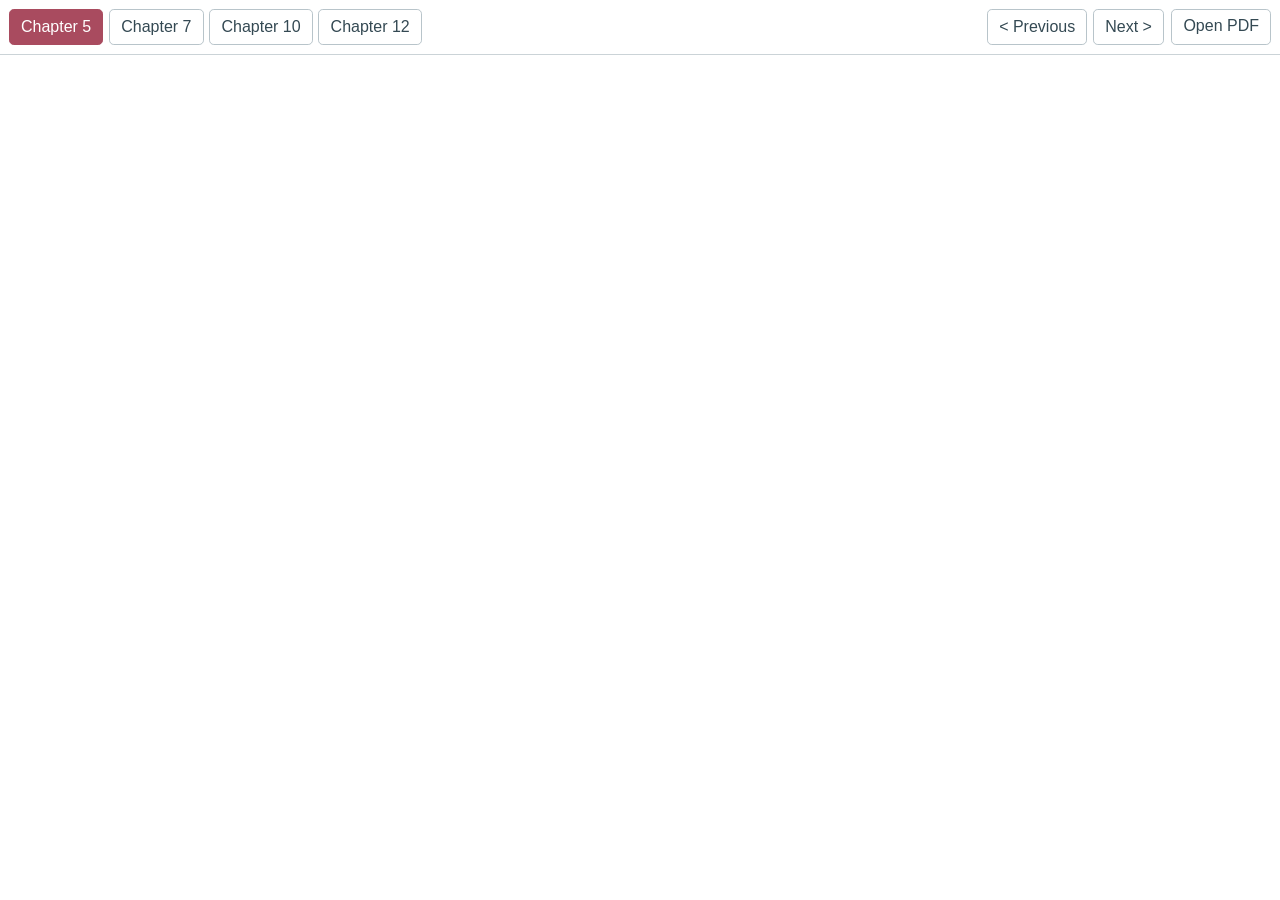
<file: reports/quantum-mechanics-exercises/index.html>
<!DOCTYPE html>
<html lang="en">
  <head>
    <meta charset="utf-8" />
    <meta name="viewport" content="width=device-width, initial-scale=1" />
    <title>Quantum Mechanics Exercises | Shankar</title>
    <style>
      :root { color-scheme: light; font-family: Arial, sans-serif; }
      * { box-sizing: border-box; }
      html, body { width: 100%; height: 100%; margin: 0; }
      body {
        display: grid;
        grid-template-rows: auto minmax(0, 1fr);
        min-height: 18rem;
        background: #eef1f3;
        color: #24323a;
      }
      .viewer-toolbar {
        display: flex;
        align-items: center;
        flex-wrap: wrap;
        gap: .45rem;
        padding: .55rem;
        border-bottom: 1px solid #cbd3d7;
        background: #fff;
      }
      .chapter-list {
        display: flex;
        flex: 1 1 16rem;
        flex-wrap: wrap;
        gap: .35rem;
      }
      button, .open-chapter {
        min-height: 2.25rem;
        padding: .45rem .7rem;
        border: 1px solid #b8c4ca;
        border-radius: .3rem;
        background: #fff;
        color: #344953;
        font: inherit;
        text-decoration: none;
        cursor: pointer;
      }
      button[aria-pressed="true"] {
        border-color: #a94b5f;
        background: #a94b5f;
        color: #fff;
      }
      button:focus-visible, .open-chapter:focus-visible {
        outline: 3px solid #d2a4af;
        outline-offset: 2px;
      }
      .chapter-arrows { display: flex; gap: .35rem; }
      .chapter-frame {
        width: 100%;
        height: 100%;
        min-height: 0;
        border: 0;
        background: #fff;
      }
      @media (max-width: 520px) {
        .viewer-toolbar { align-items: stretch; }
        .chapter-list { flex-basis: 100%; }
        .chapter-arrows { flex: 1; }
        .chapter-arrows button, .open-chapter { flex: 1; }
      }
    </style>
  </head>
  <body>
    <nav class="viewer-toolbar" aria-label="Exercise chapter navigation">
      <div class="chapter-list" role="group" aria-label="Choose a chapter">
        <button type="button" data-chapter="0" aria-pressed="true">Chapter 5</button>
        <button type="button" data-chapter="1" aria-pressed="false">Chapter 7</button>
        <button type="button" data-chapter="2" aria-pressed="false">Chapter 10</button>
        <button type="button" data-chapter="3" aria-pressed="false">Chapter 12</button>
      </div>
      <div class="chapter-arrows">
        <button type="button" id="previous-chapter" aria-label="Previous chapter">&lt; Previous</button>
        <button type="button" id="next-chapter" aria-label="Next chapter">Next &gt;</button>
      </div>
      <a class="open-chapter" id="open-chapter" href="chapter-05.pdf" target="_blank" rel="noopener">Open PDF</a>
    </nav>
    <iframe class="chapter-frame" id="chapter-frame" src="chapter-05.pdf#toolbar=1&navpanes=1&view=FitH" title="Chapter 5 exercises PDF"></iframe>
    <script>
      (function () {
        var chapters = [
          { number: 5, file: "chapter-05.pdf" },
          { number: 7, file: "chapter-07.pdf" },
          { number: 10, file: "chapter-10.pdf" },
          { number: 12, file: "chapter-12.pdf" }
        ];
        var current = 0;
        var frame = document.getElementById("chapter-frame");
        var openLink = document.getElementById("open-chapter");
        var chapterButtons = Array.prototype.slice.call(document.querySelectorAll("[data-chapter]"));

        function showChapter(index) {
          current = (index + chapters.length) % chapters.length;
          var chapter = chapters[current];
          frame.src = chapter.file + "#toolbar=1&navpanes=1&view=FitH";
          frame.title = "Chapter " + chapter.number + " exercises PDF";
          openLink.href = chapter.file;
          chapterButtons.forEach(function (button, buttonIndex) {
            button.setAttribute("aria-pressed", buttonIndex === current ? "true" : "false");
          });
        }

        chapterButtons.forEach(function (button) {
          button.addEventListener("click", function () {
            showChapter(Number(button.getAttribute("data-chapter")));
          });
        });
        document.getElementById("previous-chapter").addEventListener("click", function () {
          showChapter(current - 1);
        });
        document.getElementById("next-chapter").addEventListener("click", function () {
          showChapter(current + 1);
        });
      }());
    </script>
  </body>
</html>
</file>
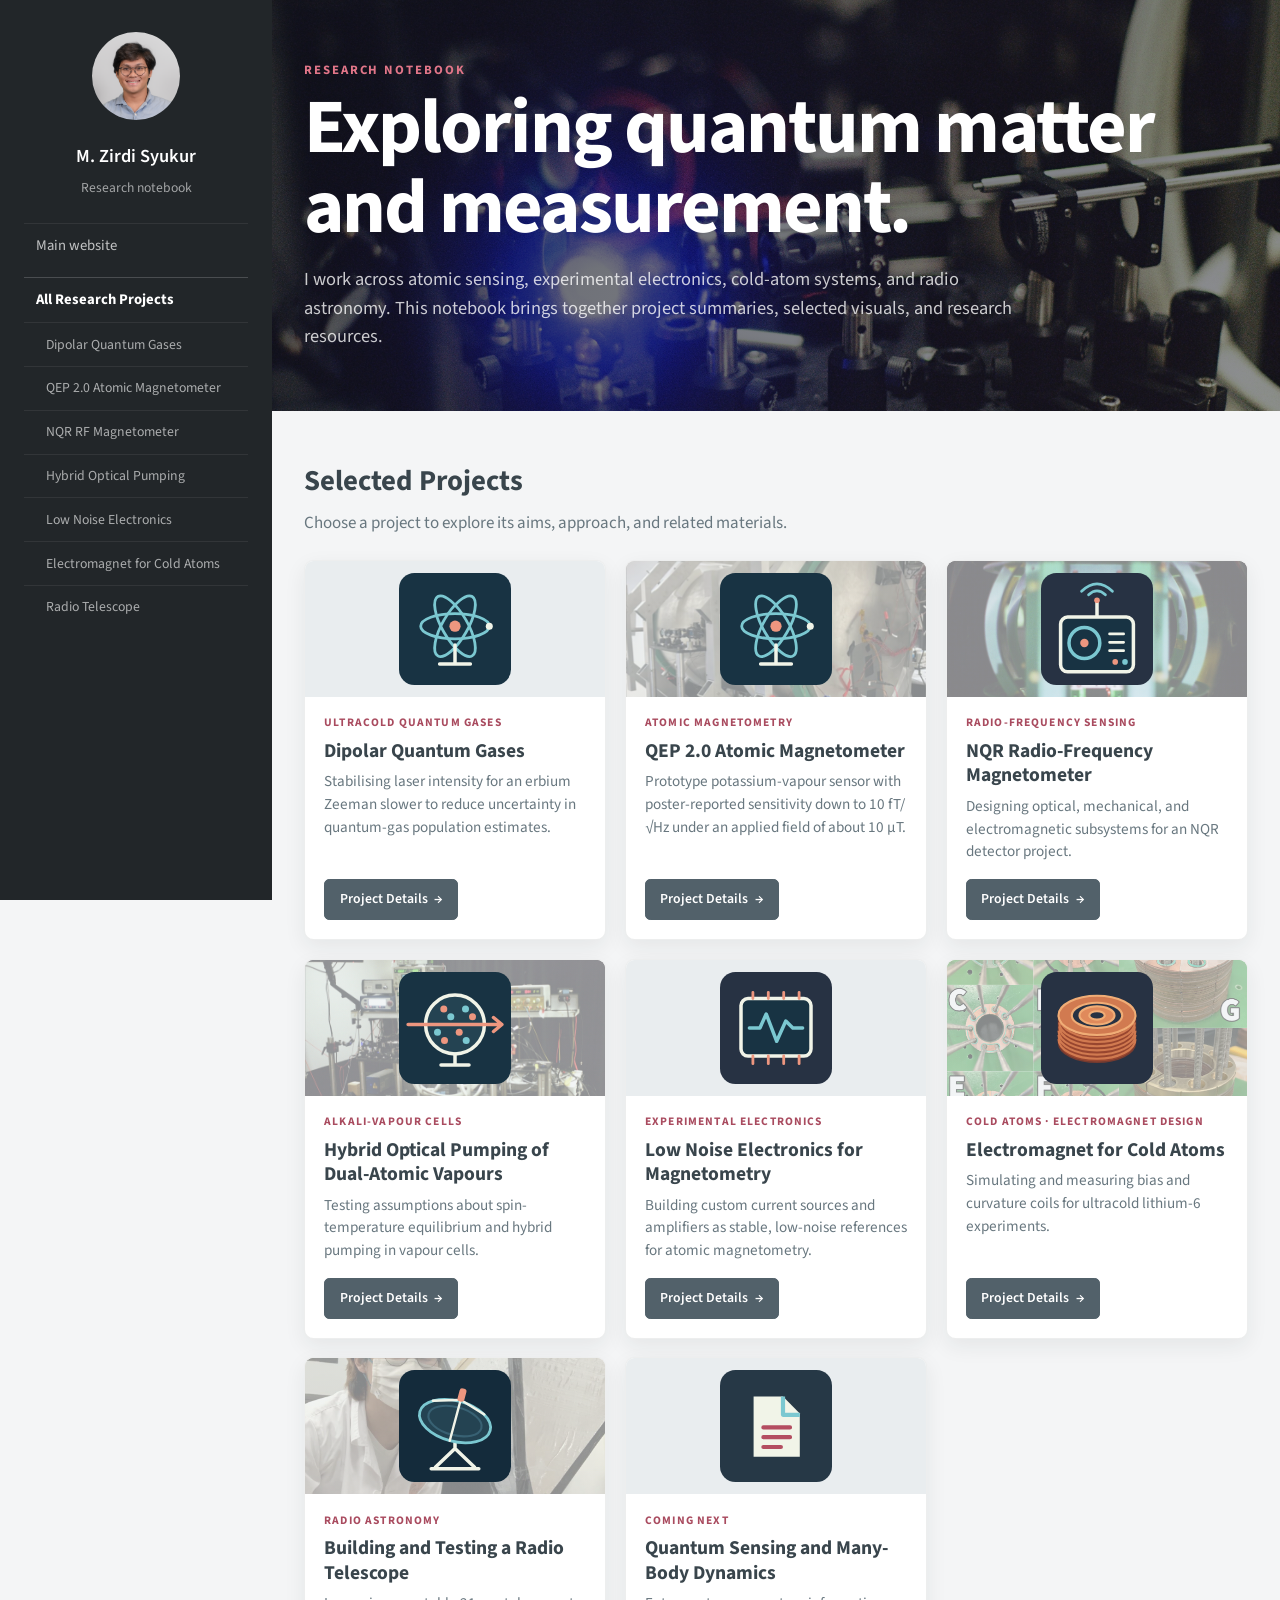
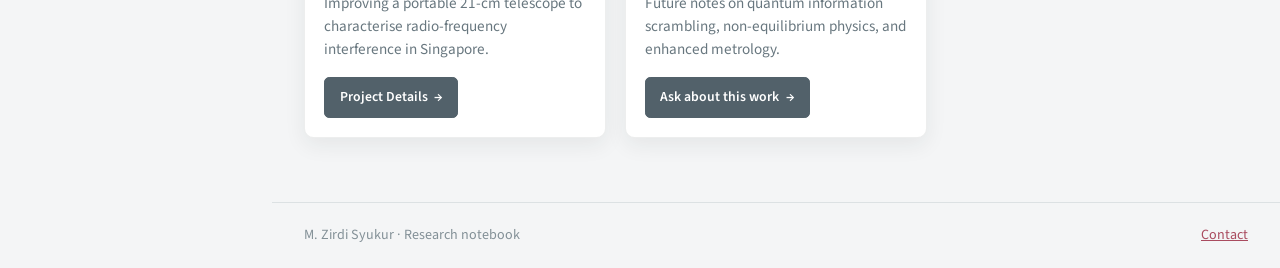
<file: quantum-research-notebook.html>
<!DOCTYPE html>
<html lang="en">
  <head>
    <meta charset="utf-8" />
    <meta name="viewport" content="width=device-width, initial-scale=1" />
    <meta name="description"
    content="Research projects by M. Zirdi Syukur across quantum sensing, cold atoms, and radio astronomy." />
    <title>Research Notebook | M. Zirdi Syukur</title>
    <link rel="stylesheet" href="research/research.css" />
  </head>
  <body>
    <!-- Shared navigation for the research notebook. -->
    <aside class="research-sidebar">
      <div>
        <img src="images/mzs-profile.png" alt="Portrait of M. Zirdi Syukur" />
        <section>
          <h2>M. Zirdi Syukur</h2>
          <p>Research notebook</p>
        </section>
      </div>
      <nav aria-label="Research navigation">
        <a href="index.html">Main website</a>
        <a class="nav-group" href="quantum-research-notebook.html#projects">All Research
        Projects</a>
        <a class="project-nav-link" href="research/projects/dipolar-quantum-gases.html">
        Dipolar Quantum Gases</a>
        <a class="project-nav-link" href="research/projects/atomic-magnetometry.html">QEP 2.0
        Atomic Magnetometer</a>
        <a class="project-nav-link" href="research/projects/nqr-rf-magnetometer.html">NQR RF
        Magnetometer</a>
        <a class="project-nav-link" href="research/projects/hybrid-optical-pumping.html">Hybrid
        Optical Pumping</a>
        <a class="project-nav-link"
        href="research/projects/low-noise-magnetometry-electronics.html">Low Noise Electronics</a>
        <a class="project-nav-link" href="research/projects/cold-atom-electromagnet.html">
        Electromagnet for Cold Atoms</a>
        <a class="project-nav-link" href="research/projects/radio-astronomy.html">Radio
        Telescope</a>
      </nav>
    </aside>
    <div class="research-main">
      <!-- Notebook banner and introduction. -->
      <header class="research-hero">
        <div class="research-wrap">
          <p class="research-kicker">Research notebook</p>
          <h1>Exploring quantum matter and measurement.</h1>
          <p class="lead">I work across atomic sensing, experimental electronics, cold-atom
          systems, and radio astronomy. This notebook brings together project summaries, selected
          visuals, and research resources.</p>
        </div>
      </header>
      <!-- Project directory. Each card links to a full project page. -->
      <main class="research-section research-wrap" id="projects">
        <div class="section-heading">
          <h2>Selected Projects</h2>
          <p>Choose a project to explore its aims, approach, and related materials.</p>
        </div>
        <div class="research-project-grid">
          <article class="research-project-card" id="dipolar-quantum-gases">
            <div class="project-card-art">
              <img src="images/project-atomic-magnetometer.svg" alt="" />
            </div>
            <div class="project-card-copy">
              <p class="tag">Ultracold quantum gases</p>
              <h3>Dipolar Quantum Gases</h3>
              <p>Stabilising laser intensity for an erbium Zeeman slower to reduce uncertainty in
              quantum-gas population estimates.</p>
              <a class="project-detail-link" href="research/projects/dipolar-quantum-gases.html">
              Project Details <span aria-hidden="true">→</span></a>
            </div>
          </article>
          <article class="research-project-card" id="atomic">
            <div class="project-card-art art-atomic">
              <img src="images/project-atomic-magnetometer.svg" alt="" />
            </div>
            <div class="project-card-copy">
              <p class="tag">Atomic magnetometry</p>
              <h3>QEP 2.0 Atomic Magnetometer</h3>
              <p>Prototype potassium-vapour sensor with poster-reported sensitivity down to 10
              fT/√Hz under an applied field of about 10 μT.</p>
              <a class="project-detail-link" href="research/projects/atomic-magnetometry.html">
              Project Details 
              <span aria-hidden="true">→</span></a>
            </div>
          </article>
          <article class="research-project-card" id="nqr">
            <div class="project-card-art art-nqr">
              <img src="images/project-nqr.svg" alt="" />
            </div>
            <div class="project-card-copy">
              <p class="tag">Radio-frequency sensing</p>
              <h3>NQR Radio-Frequency Magnetometer</h3>
              <p>Designing optical, mechanical, and electromagnetic subsystems for an NQR detector
              project.</p>
              <a class="project-detail-link" href="research/projects/nqr-rf-magnetometer.html">
              Project Details 
              <span aria-hidden="true">→</span></a>
            </div>
          </article>
          <article class="research-project-card" id="hybrid">
            <div class="project-card-art art-hybrid">
              <img src="images/project-hybrid-pumping.svg" alt="" />
            </div>
            <div class="project-card-copy">
              <p class="tag">Alkali-vapour cells</p>
              <h3>Hybrid Optical Pumping of Dual-Atomic Vapours</h3>
              <p>Testing assumptions about spin-temperature equilibrium and hybrid pumping in
              vapour cells.</p>
              <a class="project-detail-link" href="research/projects/hybrid-optical-pumping.html">
              Project Details 
              <span aria-hidden="true">→</span></a>
            </div>
          </article>
          <article class="research-project-card" id="electronics">
            <div class="project-card-art">
              <img src="images/project-low-noise.svg" alt="" />
            </div>
            <div class="project-card-copy">
              <p class="tag">Experimental electronics</p>
              <h3>Low Noise Electronics for Magnetometry</h3>
              <p>Building custom current sources and amplifiers as stable, low-noise references for
              atomic magnetometry.</p>
              <a class="project-detail-link"
              href="research/projects/low-noise-magnetometry-electronics.html">Project Details 
              <span aria-hidden="true">→</span></a>
            </div>
          </article>
          <article class="research-project-card" id="cold-atoms">
            <div class="project-card-art art-cold-atoms">
              <img src="images/project-magnet.svg" alt="" />
            </div>
            <div class="project-card-copy">
              <p class="tag">Cold atoms · electromagnet design</p>
              <h3>Electromagnet for Cold Atoms</h3>
              <p>Simulating and measuring bias and curvature coils for ultracold lithium-6
              experiments.</p>
              <a class="project-detail-link" href="research/projects/cold-atom-electromagnet.html">
              Project Details 
              <span aria-hidden="true">→</span></a>
            </div>
          </article>
          <article class="research-project-card" id="radio">
            <div class="project-card-art art-radio">
              <img src="images/project-radio.svg" alt="" />
            </div>
            <div class="project-card-copy">
              <p class="tag">Radio astronomy</p>
              <h3>Building and Testing a Radio Telescope</h3>
              <p>Improving a portable 21-cm telescope to characterise radio-frequency interference
              in Singapore.</p>
              <a class="project-detail-link" href="research/projects/radio-astronomy.html">Project
              Details 
              <span aria-hidden="true">→</span></a>
            </div>
          </article>
          <article class="research-project-card">
            <div class="project-card-art">
              <img src="images/project-more.svg" alt="" />
            </div>
            <div class="project-card-copy">
              <p class="tag">Coming next</p>
              <h3>Quantum Sensing and Many-Body Dynamics</h3>
              <p>Future notes on quantum information scrambling, non-equilibrium physics, and
              enhanced metrology.</p>
              <a class="project-detail-link" href="mailto:zirdisyukur@gmail.com">Ask about this
              work 
              <span aria-hidden="true">→</span></a>
            </div>
          </article>
        </div>
      </main>
      <!-- Contact and site footer. -->
      <footer class="research-footer">
        <div class="research-wrap">
          <span>M. Zirdi Syukur · Research notebook</span>
          <a href="mailto:mohammad.syukur@physics.ox.ac.uk">Contact</a>
        </div>
      </footer>
    </div>
  </body>
</html>
</file>
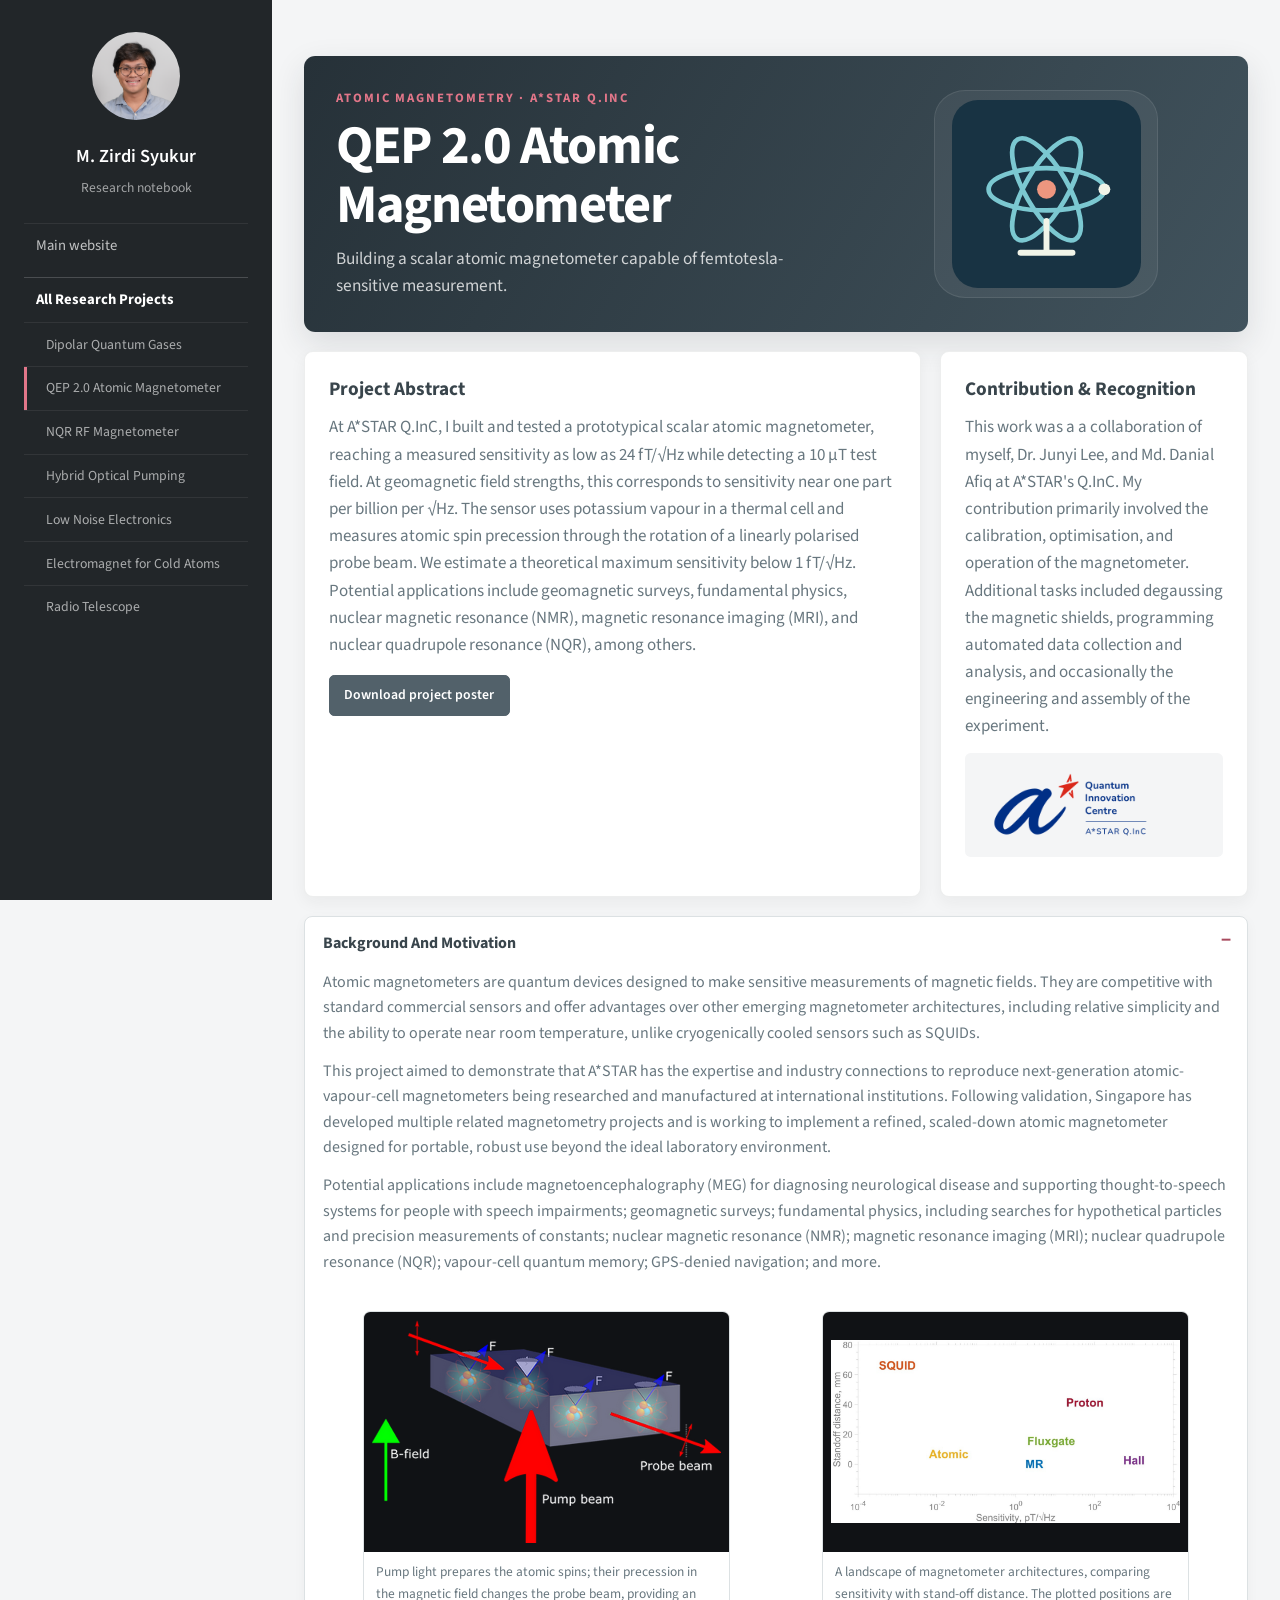
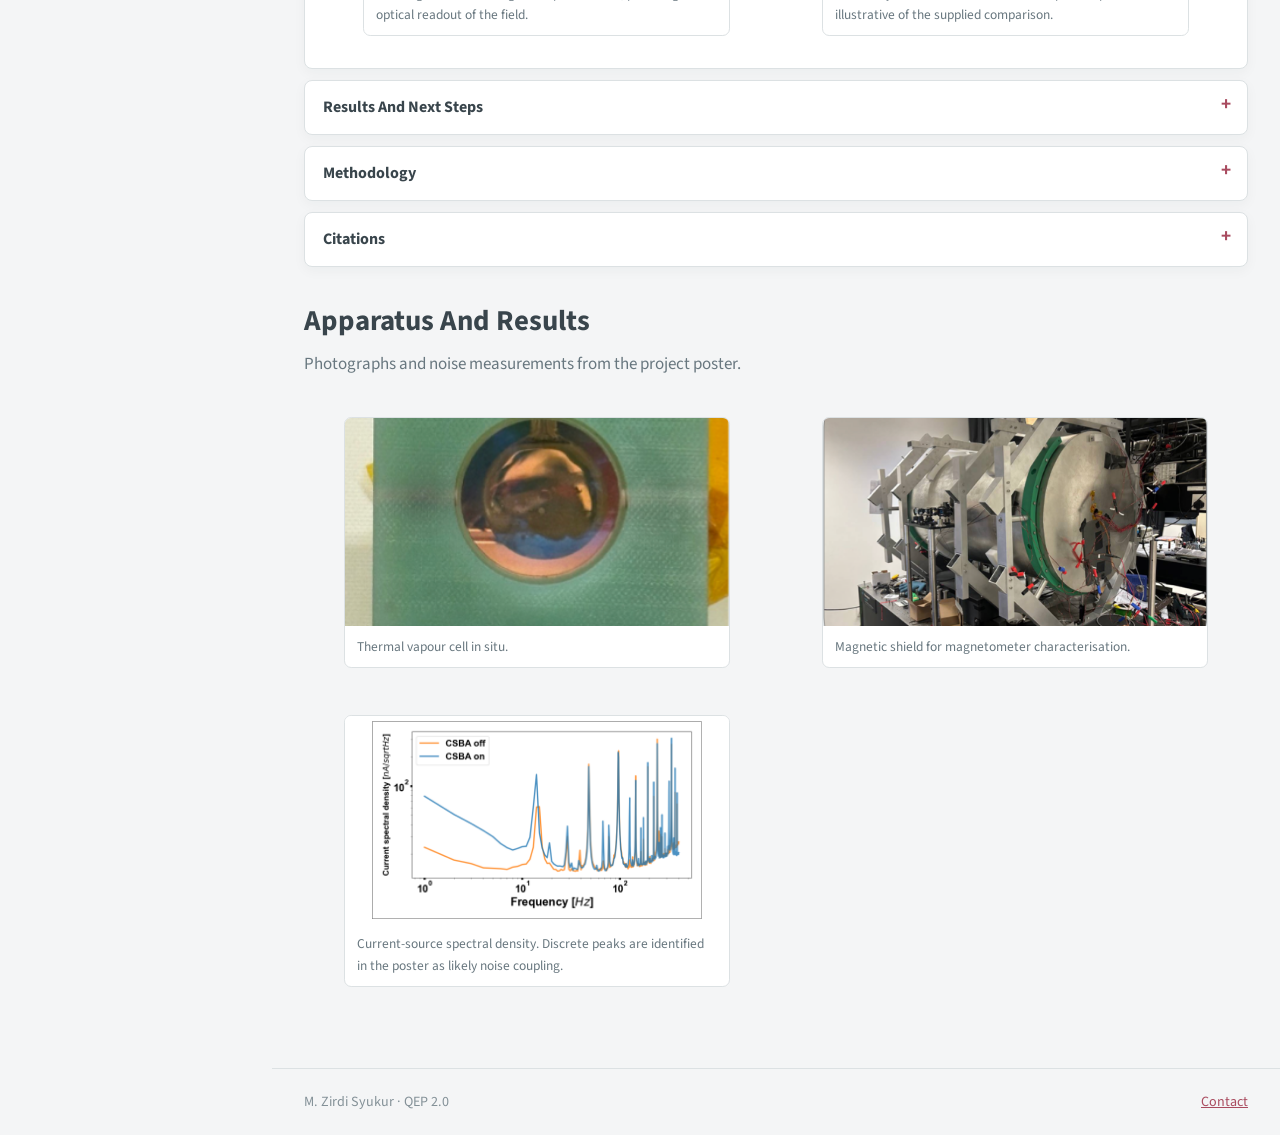
<file: research/projects/atomic-magnetometry.html>
<!DOCTYPE html>
<html lang="en">
  <head>
    <meta charset="utf-8" />
    <meta name="viewport" content="width=device-width, initial-scale=1" />
    <meta name="description"
    content="QEP 2.0 atomic magnetometer project by M. Zirdi Syukur at A*STAR Q.InC." />
    <title>QEP 2.0 Atomic Magnetometer | M. Zirdi Syukur</title>
    <link rel="stylesheet" href="../research.css" />
  </head>
  <body>
    <!-- Shared project navigation. -->
    <aside class="research-sidebar">
      <div>
        <img src="../../images/mzs-profile.png" alt="Portrait of M. Zirdi Syukur" />
        <section>
          <h2>M. Zirdi Syukur</h2>
          <p>Research notebook</p>
        </section>
      </div>
      <nav aria-label="Research navigation">
        <a href="../../index.html">Main website</a>
        <a class="nav-group" href="../../quantum-research-notebook.html#projects">All Research
        Projects</a>
        <a class="project-nav-link" href="../../research/projects/dipolar-quantum-gases.html">
        Dipolar Quantum Gases</a>
        <a class="project-nav-link is-current"
        href="../../research/projects/atomic-magnetometry.html">QEP 2.0 Atomic Magnetometer</a>
        <a class="project-nav-link" href="../../research/projects/nqr-rf-magnetometer.html">NQR RF
        Magnetometer</a>
        <a class="project-nav-link" href="../../research/projects/hybrid-optical-pumping.html">
        Hybrid Optical Pumping</a>
        <a class="project-nav-link"
        href="../../research/projects/low-noise-magnetometry-electronics.html">Low Noise
        Electronics</a>
        <a class="project-nav-link" href="../../research/projects/cold-atom-electromagnet.html">
        Electromagnet for Cold Atoms</a>
        <a class="project-nav-link" href="../../research/projects/radio-astronomy.html">Radio
        Telescope</a>
      </nav>
    </aside>
    <div class="research-main">
      <main class="detail-page research-wrap">
        <!-- Project banner: title, summary, and icon. -->
        <header class="detail-hero">
          <div>
            <p class="research-kicker">Atomic magnetometry · A*STAR Q.InC</p>
            <h1>QEP 2.0 Atomic Magnetometer</h1>
            <p class="lead">Building a scalar atomic magnetometer capable of femtotesla-sensitive
            measurement.</p>
          </div>
          <div class="detail-hero-art">
            <img src="../../images/project-atomic-magnetometer.svg"
            alt="Atomic magnetometer project illustration" />
          </div>
        </header>
        <!-- At-a-glance summary: abstract and contribution. -->
        <div class="detail-content">
          <section class="detail-panel">
            <h2>Project Abstract</h2>
            <p>At A*STAR Q.InC, I built and tested a prototypical scalar atomic magnetometer,
            reaching a measured sensitivity as low as 24 fT/√Hz while detecting a 10 μT test
            field. At geomagnetic field strengths, this corresponds to sensitivity near one part
            per billion per √Hz.
            The sensor uses potassium vapour in a thermal cell and measures atomic spin precession
            through the rotation of a linearly polarised probe beam. We estimate a theoretical
            maximum sensitivity below 1 fT/√Hz. Potential applications include geomagnetic
            surveys, fundamental physics, nuclear magnetic resonance (NMR), magnetic resonance
            imaging (MRI), and nuclear quadrupole resonance (NQR), among others.</p>
            <div class="detail-actions">
              <a class="research-button" href="../assets/qep-2.0-magnetometer-poster.pptx"
              download="">Download project poster</a>
            </div>
          </section>
          <aside class="detail-panel">
            <h2>Contribution &amp; Recognition</h2>
            <p>This work was a a collaboration of myself, Dr. Junyi Lee, and Md. Danial Afiq at A*STAR's Q.InC. 
              My contribution primarily involved the calibration, optimisation, and operation of
               the magnetometer. Additional tasks included degaussing the magnetic shields, programming
               automated data collection and analysis, and occasionally the engineering and assembly of 
               the experiment.</p>
            <figure class="detail-qinc-brand">
              <img src="../../images/qinc-logo.webp"
              alt="A*STAR Quantum Innovation Centre (Q.InC) logo" />
            </figure>
          </aside>
        </div>
        <!-- Expandable project background, results, methods, and citations. -->
        <section class="detail-accordions" aria-label="Project details">
          <details class="detail-accordion" open>
            <summary>Background And Motivation</summary>
            <div>
              <p>Atomic magnetometers are quantum devices designed to make sensitive measurements
              of magnetic fields. They are competitive with standard commercial sensors and offer
              advantages over other emerging magnetometer architectures, including relative
              simplicity and the ability to operate near room temperature, unlike cryogenically
              cooled sensors such as SQUIDs.</p>
              <p>This project aimed to demonstrate that A*STAR has the expertise and industry
              connections to reproduce next-generation atomic-vapour-cell magnetometers being
              researched and manufactured at international institutions. Following validation,
              Singapore has developed multiple related magnetometry projects and is working to
              implement a refined, scaled-down atomic magnetometer designed for portable, robust
              use beyond the ideal laboratory environment.</p>
              <p>Potential applications include magnetoencephalography (MEG) for diagnosing
              neurological disease and supporting thought-to-speech systems for people with speech
              impairments; geomagnetic surveys; fundamental physics, including searches for
              hypothetical particles and precision measurements of constants; nuclear magnetic
              resonance (NMR); magnetic resonance imaging (MRI); nuclear quadrupole resonance
              (NQR); vapour-cell quantum memory; GPS-denied navigation; and more.</p>
              <div class="detail-media-grid atomic-background-figures">
                <figure class="detail-media-card">
                  <img src="../../images/hybrid-pumping-vapour-cell-sensing.png" alt="Diagram of pump light preparing atomic spins inside a vapour cell and a probe beam reading their response to a magnetic field" />
                  <figcaption>Pump light prepares the atomic spins; their precession in the magnetic field changes the probe beam, providing an optical readout of the field.</figcaption>
                </figure>
                <figure class="detail-media-card">
                  <img src="../../images/magnetometer-architecture-landscape.png" alt="Comparison of SQUID, proton, fluxgate, atomic, magnetoresistive, and Hall magnetometers by sensitivity and stand-off distance" />
                  <figcaption>A landscape of magnetometer architectures, comparing sensitivity with stand-off distance. The plotted positions are illustrative of the supplied comparison.</figcaption>
                </figure>
              </div>
            </div>
          </details>
          <details class="detail-accordion">
            <summary>Results And Next Steps</summary>
            <div>
              <p>The figure below shows magnetic spectral density versus lock-in frequency. It
              represents our sensitivity to magnetic-field fluctuations at each frequency while
              detecting a test magnetic field set to 10 μT. The on- and off-resonance measurements
              help distinguish noise contributions from calibration and other technical sources.
              Our best measured sensitivity was approximately 24 fT/√Hz near 1 kHz. Sensitivity
              was lower at low frequencies, at about 8.5 × 10³ fT/√Hz at 1 Hz. Above 1 kHz,
              noise and filtering prevented reliable measurements of the true sensitivity.</p>
              <p>We believe the achievable sensitivity is closer to the theoretically predicted
              optimum of less than 1 fT/√Hz, but calibration errors and noisy electronics limited
              our ability to validate that estimate. At low frequencies, noise from the current
              source that sets our nominally stable test reference remains a key limitation. We
              separately measured its current spectral density as 75 nA/√Hz at 1 Hz, compared with
              a target below 0.4 nA/√Hz. This suggests that a significant portion of the 1/f noise
              comes from the current source. Thermal fluctuations may also produce substantial
              1/f noise through convective currents.</p>
              <p>Next steps include a quieter, thermally stable current source; gradiometric
              measurements to reduce common-mode 1/f noise; digital signal processing to address
              aliasing; and larger probe beams with optimized detuning. The first proposal is
              explored in the <a href="low-noise-magnetometry-electronics.html">Low Noise
              Electronics for Magnetometry project</a>.</p>
              <figure class="detail-overview-plot">
                <img src="../../images/qep-magnetometer-magnetic-noise.png"
                alt="Magnetic spectral density versus frequency, comparing off-resonance and on-resonance measurements" />
                <figcaption>Magnetic spectral density measured with the magnetometer; sensitivity
                values and 3 dB bandwidth are marked.</figcaption>
              </figure>
            </div>
          </details>
          <details class="detail-accordion">
            <summary>Methodology</summary>
            <div>
              <figure class="method-diagram">
                <img
                  src="../../images/qep-magnetometer-methodology.png"
                  alt="Optical and electronic layout of the atomic magnetometer, with pump and probe beams passing through a shielded vapour cell"
                />
                <figcaption>Optical paths, shielded sensor, coils, and readout for the atomic magnetometer.</figcaption>
              </figure>
              <h3>Optical Paths And Sensor</h3>
              <p><strong>Pump laser:</strong> the beam is routed by mirrors through an isolator
              and wave plates, then sent horizontally through the cell. The wave plates prepare
              the light's polarisation as circular for optical pumping of the potassium atoms.
              The isolator reduces back-reflections into the laser.</p>
              <p><strong>Probe laser:</strong> the probe is prepared with linear polarisation and
              travels through an isolator and polarisation-maintaining fibre (PMF). The PMF
              carries the probe to the upper optical stage and helps clean up the laser mode. The
              probe then crosses the cell perpendicular to the pump beam; this perpendicular
              direction is the +x direction. Its polarisation rotates slightly as it passes
              through the spin-polarised vapour, providing the magnetic-field signal.</p>
              <p><strong>Vapour cell:</strong> potassium atoms in the heated cell acquire a
              collective spin from the pump beam. The probe measures changes in that spin
              polarisation.</p>
              <p><strong>Magnetic shield:</strong> the enclosure suppresses ambient magnetic
              fields and interference, allowing the controlled field and the cell's response to
              be measured more reliably.</p>
              <h3>Field Control And Readout</h3>
              <p><strong>XYZ coils:</strong> arranged in a Helmholtz geometry, these coils apply
              fields along the three axes. The bias field is the test field being measured and is
              driven by the current source. The y-coil also receives an RF drive, producing a
              smaller RF magnetic field that excites the atomic spin response. The coils can also
              apply small bias fields to compensate for residual static fields that are not
              sufficiently suppressed by the shields.</p>
              <p><strong>Balanced photodetector (PDB):</strong> a polarising beam splitter
              separates the probe's orthogonal polarisation components, which are detected by two
              photodiodes. Their difference signal measures the small polarisation rotation.</p>
              <p><strong>Lock-in amplifier:</strong> it extracts the response at the RF-drive
              frequency and rejects unrelated noise. Its reference input is the same RF drive
              applied to the y-coils.</p>
              <p><strong>RF drive and current source:</strong> the RF drive supplies the
              oscillating coil current, while a Twinleaf CBSA250 current source supplies the
              static bias current. Their stability and noise directly affect the measured
              sensitivity.</p>
              <p>In practice, the magnetic shield is degaussed, and the coil currents and lock-in
              gain are set before measuring the probe signal over frequency. The system is tuned
              to optimize laser power, polarisation, alignment, detuning, and other parameters
              for improved sensitivity.</p>
            </div>
          </details>
          <details class="detail-accordion">
            <summary>Citations</summary>
            <div>
              <p>A*STAR Q.InC sensing research: 
              <a target="_blank" rel="noopener"
              href="https://www.a-star.edu.sg/qinc/research/sensing">Q.InC sensing research ↗</a>.
              Project poster: M. Zirdi Syukur, Md. Danial Afiq, and Junyi Lee.</p>
            </div>
          </details>
        </section>
        <!-- Project media and supporting figures. -->
        <section class="detail-evidence">
          <div class="section-heading">
            <h2>Apparatus And Results</h2>
            <p>Photographs and noise measurements from the project poster.</p>
          </div>
          <div class="detail-media-grid qep-detail-grid">
            <figure class="detail-media-card">
              <img src="../../images/qep-magnetometer-sensor-mount.png"
              alt="Thermal vapour cell assembly in its mount, viewed through a circular optical port" />
              <figcaption>Thermal vapour cell in situ.</figcaption>
            </figure>
            <figure class="detail-media-card">
              <img src="../../images/qep-magnetometer-shielding.png"
              alt="Magnetic shield used for magnetometer characterisation" />
              <figcaption>Magnetic shield for magnetometer characterisation.</figcaption>
            </figure>
            <figure class="detail-media-card qep-plot">
              <img src="../../images/qep-magnetometer-current-noise.png"
              alt="Current spectral density versus frequency, comparing current source conditions" />
              <figcaption>Current-source spectral density. Discrete peaks are identified in the
              poster as likely noise coupling.</figcaption>
            </figure>
          </div>
        </section>
      </main>
      <footer class="research-footer">
        <div class="research-wrap">
          <span>M. Zirdi Syukur · QEP 2.0</span>
          <a href="mailto:mohammad.syukur@physics.ox.ac.uk">Contact</a>
        </div>
      </footer>
    </div>

  </body>
</html>
</file>
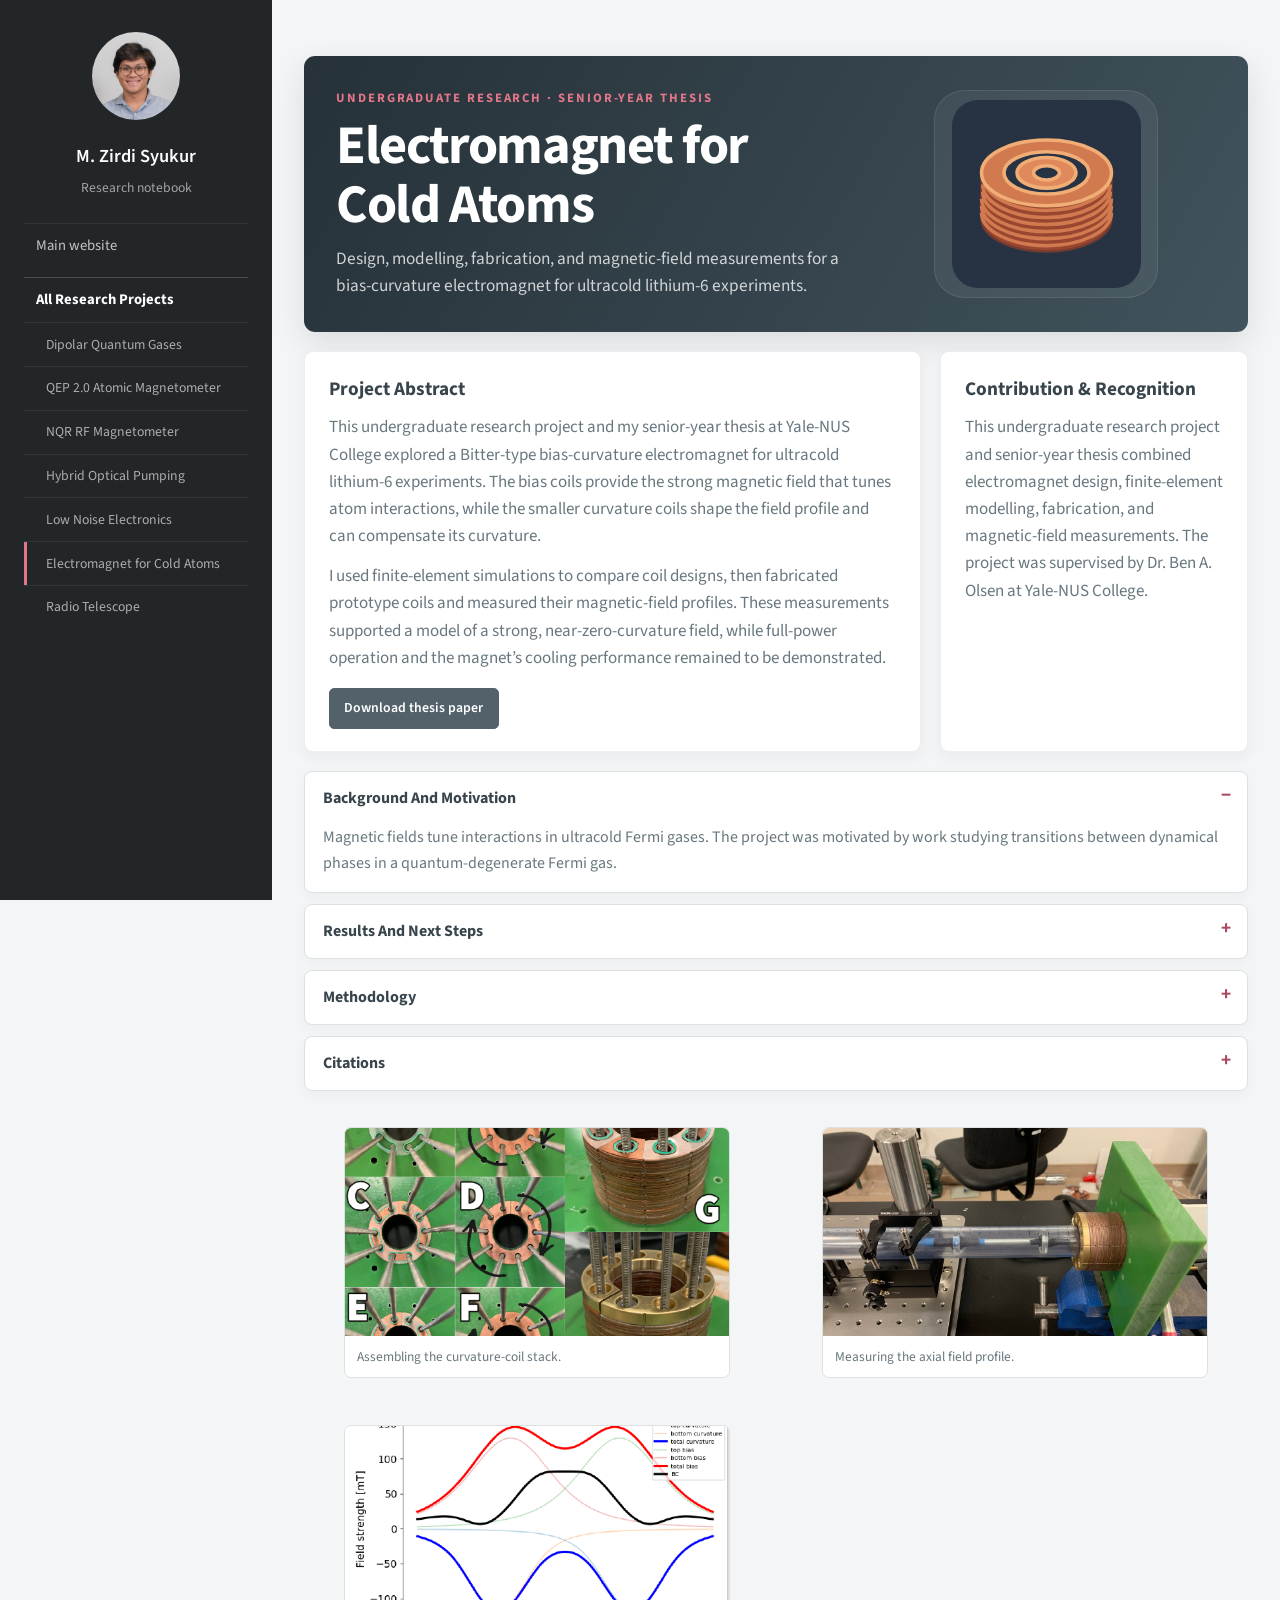
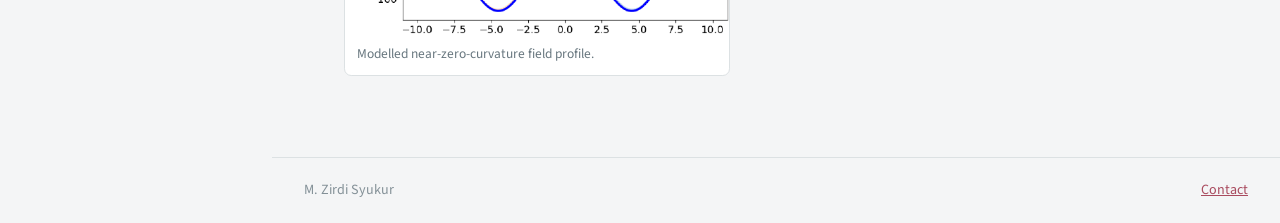
<file: research/projects/cold-atom-electromagnet.html>
<!DOCTYPE html>
<html lang="en">
  <head>
    <meta charset="utf-8" />
    <meta name="viewport" content="width=device-width, initial-scale=1" />
    <meta name="description"
    content="Undergraduate research project and senior thesis on an electromagnet for cold atoms." />
    <title>Electromagnet for Cold Atoms | M. Zirdi Syukur</title>
    <link rel="stylesheet" href="../research.css" />
  </head>
  <body>
    <!-- Shared project navigation. -->
    <aside class="research-sidebar">
      <div>
        <img src="../../images/mzs-profile.png" alt="Portrait of M. Zirdi Syukur" />
        <section>
          <h2>M. Zirdi Syukur</h2>
          <p>Research notebook</p>
        </section>
      </div>
      <nav aria-label="Research navigation">
        <a href="../../index.html">Main website</a>
        <a class="nav-group" href="../../quantum-research-notebook.html#projects">All Research
        Projects</a>
        <a class="project-nav-link" href="../../research/projects/dipolar-quantum-gases.html">
        Dipolar Quantum Gases</a>
        <a class="project-nav-link" href="../../research/projects/atomic-magnetometry.html">QEP 2.0
        Atomic Magnetometer</a>
        <a class="project-nav-link" href="../../research/projects/nqr-rf-magnetometer.html">NQR RF
        Magnetometer</a>
        <a class="project-nav-link" href="../../research/projects/hybrid-optical-pumping.html">
        Hybrid Optical Pumping</a>
        <a class="project-nav-link"
        href="../../research/projects/low-noise-magnetometry-electronics.html">Low Noise
        Electronics</a>
        <a class="project-nav-link is-current"
        href="../../research/projects/cold-atom-electromagnet.html">Electromagnet for Cold
        Atoms</a>
        <a class="project-nav-link" href="../../research/projects/radio-astronomy.html">Radio
        Telescope</a>
      </nav>
    </aside>
    <div class="research-main">
      <main class="detail-page research-wrap">
        <!-- Project banner: title, summary, and icon. -->
        <header class="detail-hero">
          <div>
            <p class="research-kicker">Undergraduate research · Senior-year thesis</p>
            <h1>Electromagnet for Cold Atoms</h1>
            <p class="lead">Design, modelling, fabrication, and magnetic-field measurements for a
            bias-curvature electromagnet for ultracold lithium-6 experiments.</p>
          </div>
          <div class="detail-hero-art">
            <img src="../../images/project-magnet.svg"
            alt="Bias and curvature electromagnet illustration" />
          </div>
        </header>
        <!-- At-a-glance summary: abstract and contribution. -->
        <div class="detail-content">
          <section class="detail-panel">
            <h2>Project Abstract</h2>
            <p>This undergraduate research project and my senior-year thesis at Yale-NUS College
            explored a Bitter-type bias-curvature electromagnet for ultracold lithium-6
            experiments. The bias coils provide the strong magnetic field that tunes atom
            interactions, while the smaller curvature coils shape the field profile and can
            compensate its curvature.</p>
            <p>I used finite-element simulations to compare coil designs, then fabricated prototype
            coils and measured their magnetic-field profiles. These measurements supported a model
            of a strong, near-zero-curvature field, while full-power operation and the magnet’s
            cooling performance remained to be demonstrated.</p>
            <div class="detail-actions">
              <a class="research-button" href="../../electromagnet-capstone.pdf" target="_blank"
              rel="noopener">Download thesis paper</a>
            </div>
          </section>
          <aside class="detail-panel">
            <h2>Contribution &amp; Recognition</h2>
            <p>This undergraduate research project and senior-year thesis combined electromagnet
            design, finite-element modelling, fabrication, and magnetic-field measurements. The
            project was supervised by Dr. Ben A. Olsen at Yale-NUS College.</p>
          </aside>
        </div>
        <!-- Expandable project background, results, methods, and citations. -->
        <section class="detail-accordions" aria-label="Project details">
          <details class="detail-accordion" open>
            <summary>Background And Motivation</summary>
            <div>
              <p>Magnetic fields tune interactions in ultracold Fermi gases. The project was
              motivated by work studying transitions between dynamical phases in a
              quantum-degenerate Fermi gas.</p>
            </div>
          </details>
          <details class="detail-accordion">
            <summary>Results And Next Steps</summary>
            <div>
              <p>Finite-element simulations and prototype measurements supported a design for a
              strong, near-zero-curvature field. Full-power operation and cooling performance
              remained to be demonstrated.</p>
            </div>
          </details>
          <details class="detail-accordion">
            <summary>Methodology</summary>
            <div>
              <p>This undergraduate research project and senior-year thesis combined electromagnet
              design, finite-element modelling, fabrication, and magnetic-field measurements under
              the supervision of Dr. Ben A. Olsen.</p>
            </div>
          </details>
          <details class="detail-accordion">
            <summary>Citations</summary>
            <div>
              <p>Theoretical motivation: 
              <a target="_blank" rel="noopener" href="https://doi.org/10.1126/sciadv.aax1568">
              “Observation of a transition between dynamical phases in a quantum degenerate Fermi
              gas” by Smale et al. ↗</a>. Thesis supervisor: 
              <a target="_blank" rel="noopener" href="https://olsenlab.science/index.html">Dr. Ben
              A. Olsen · Olsen Lab ↗</a>.</p>
            </div>
          </details>
        </section>
        <!-- Project media and supporting figures. -->
        <div class="detail-media-grid">
          <figure class="detail-media-card">
            <img src="../../images/electromagnet-coil-assembly.png"
            alt="Curvature coil copper layers shown during assembly" />
            <figcaption>Assembling the curvature-coil stack.</figcaption>
          </figure>
          <figure class="detail-media-card">
            <img src="../../images/electromagnet-field-measurement.png"
            alt="Magnetometer and curvature coil arranged for field measurement" />
            <figcaption>Measuring the axial field profile.</figcaption>
          </figure>
          <figure class="detail-media-card">
            <img src="../../images/electromagnet-bias-curvature-profile.png"
            alt="Modelled bias-curvature field profile" />
            <figcaption>Modelled near-zero-curvature field profile.</figcaption>
          </figure>
        </div>
      </main>
      <footer class="research-footer">
        <div class="research-wrap">
          <span>M. Zirdi Syukur</span>
          <a href="mailto:mohammad.syukur@physics.ox.ac.uk">Contact</a>
        </div>
      </footer>
    </div>
  </body>
</html>
</file>
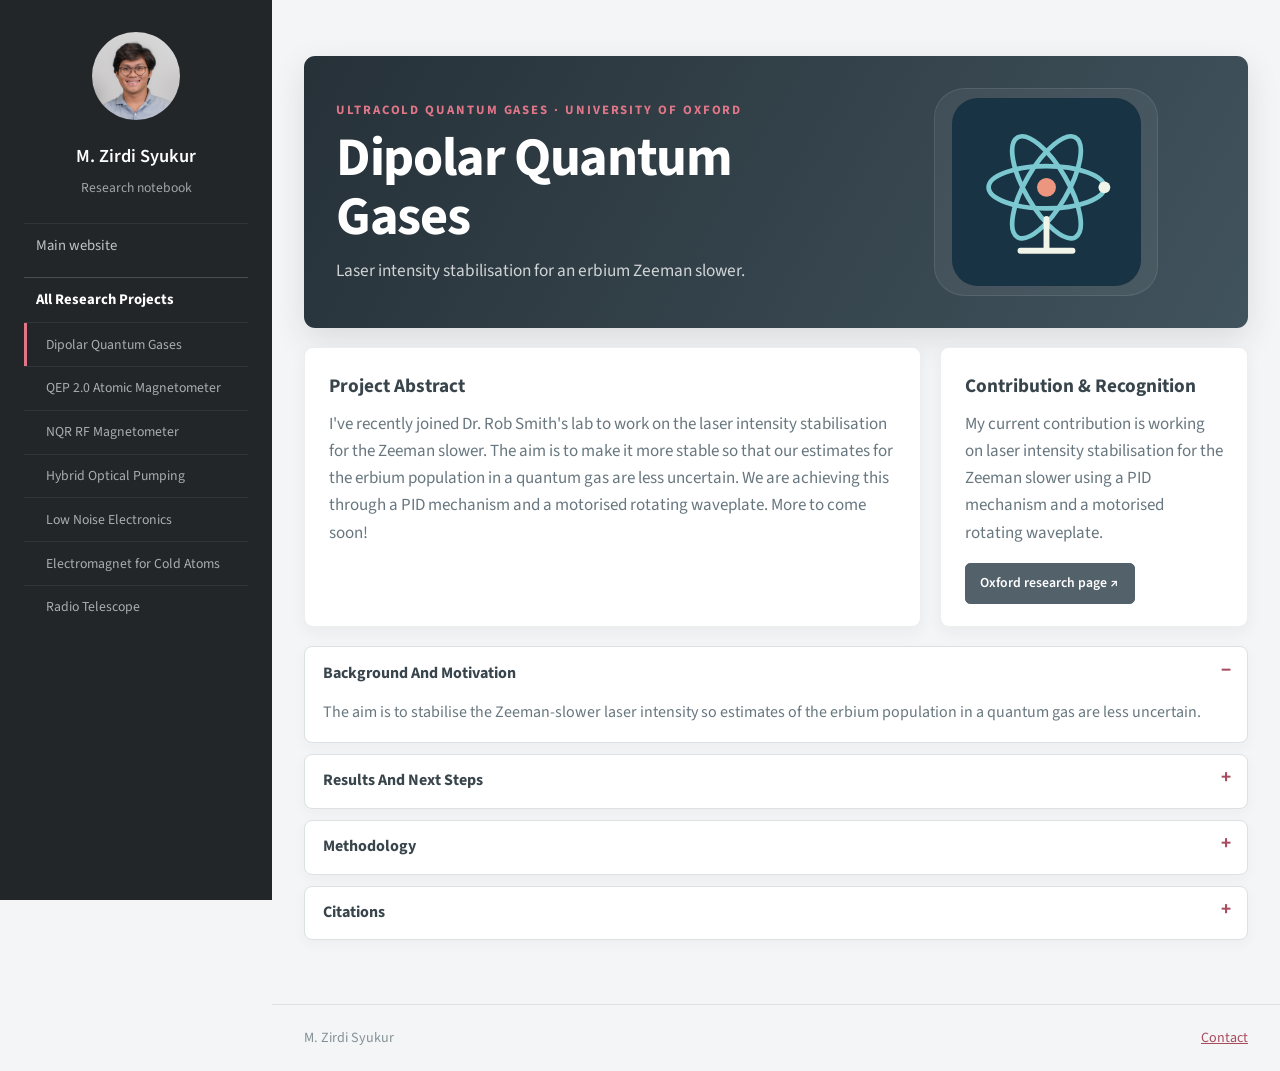
<file: research/projects/dipolar-quantum-gases.html>
<!DOCTYPE html>
<html lang="en">
  <head>
    <meta charset="utf-8" />
    <meta name="viewport" content="width=device-width, initial-scale=1" />
    <meta name="description" content="Laser intensity stabilisation for an erbium Zeeman slower in a dipolar quantum-gas experiment." />
    <title>Dipolar Quantum Gases | M. Zirdi Syukur</title>
    <link rel="stylesheet" href="../research.css" />
  </head>
  <body>
    <!-- Shared project navigation. -->
    <aside class="research-sidebar">
      <div>
        <img src="../../images/mzs-profile.png" alt="Portrait of M. Zirdi Syukur" />
        <section>
          <h2>M. Zirdi Syukur</h2>
          <p>Research notebook</p>
        </section>
      </div>
      <nav aria-label="Research navigation">
        <a href="../../index.html">Main website</a>
        <a class="nav-group" href="../../quantum-research-notebook.html#projects">All Research Projects</a>
        <a class="project-nav-link is-current" href="dipolar-quantum-gases.html" aria-current="page">Dipolar Quantum Gases</a>
        <a class="project-nav-link" href="atomic-magnetometry.html">QEP 2.0 Atomic Magnetometer</a>
        <a class="project-nav-link" href="nqr-rf-magnetometer.html">NQR RF Magnetometer</a>
        <a class="project-nav-link" href="hybrid-optical-pumping.html">Hybrid Optical Pumping</a>
        <a class="project-nav-link" href="low-noise-magnetometry-electronics.html">Low Noise Electronics</a>
        <a class="project-nav-link" href="cold-atom-electromagnet.html">Electromagnet for Cold Atoms</a>
        <a class="project-nav-link" href="radio-astronomy.html">Radio Telescope</a>
      </nav>
    </aside>

    <div class="research-main">
      <main class="detail-page research-wrap">
        <!-- Project banner: title, summary, and icon. -->
        <header class="detail-hero">
          <div>
            <p class="research-kicker">Ultracold quantum gases · University of Oxford</p>
            <h1>Dipolar Quantum Gases</h1>
            <p class="lead">Laser intensity stabilisation for an erbium Zeeman slower.</p>
          </div>
          <div class="detail-hero-art">
            <img src="../../images/project-atomic-magnetometer.svg" alt="Illustration of an atom" />
          </div>
        </header>

        <!-- At-a-glance summary: project abstract and contribution. -->
        <div class="detail-content">
          <section class="detail-panel">
            <h2>Project Abstract</h2>
            <p>I've recently joined Dr. Rob Smith's lab to work on the laser intensity
            stabilisation for the Zeeman slower. The aim is to make it more stable so that our
            estimates for the erbium population in a quantum gas are less uncertain. We are
            achieving this through a PID mechanism and a motorised rotating waveplate. More to
            come soon!</p>
          </section>
          <aside class="detail-panel">
            <h2>Contribution &amp; Recognition</h2>
            <p>My current contribution is working on laser intensity stabilisation for the
            Zeeman slower using a PID mechanism and a motorised rotating waveplate.</p>
            <div class="detail-actions">
              <a class="research-button" href="https://ultracold.site.ox.ac.uk/home" target="_blank" rel="noopener noreferrer">Oxford research page ↗</a>
            </div>
          </aside>
        </div>

        <!-- Expandable project background, progress, methods, and link. -->
        <section class="detail-accordions" aria-label="Project details">
          <details class="detail-accordion" open>
            <summary>Background And Motivation</summary>
            <div>
              <p>The aim is to stabilise the Zeeman-slower laser intensity so estimates of the
              erbium population in a quantum gas are less uncertain.</p>
            </div>
          </details>
          <details class="detail-accordion">
            <summary>Results And Next Steps</summary>
            <div>
              <p>The laser intensity stabilisation work is in progress. More to come soon.</p>
            </div>
          </details>
          <details class="detail-accordion">
            <summary>Methodology</summary>
            <div>
              <p>The stabilisation is being implemented using a PID mechanism and a motorised
              rotating waveplate.</p>
            </div>
          </details>
          <details class="detail-accordion">
            <summary>Citations</summary>
            <div>
              <p><a href="https://ultracold.site.ox.ac.uk/home" target="_blank"
              rel="noopener noreferrer">University of Oxford · Dipolar quantum gases research ↗</a></p>
            </div>
          </details>
        </section>
      </main>
      <footer class="research-footer">
        <div class="research-wrap">
          <span>M. Zirdi Syukur</span>
          <a href="mailto:mohammad.syukur@physics.ox.ac.uk">Contact</a>
        </div>
      </footer>
    </div>
  </body>
</html>
</file>
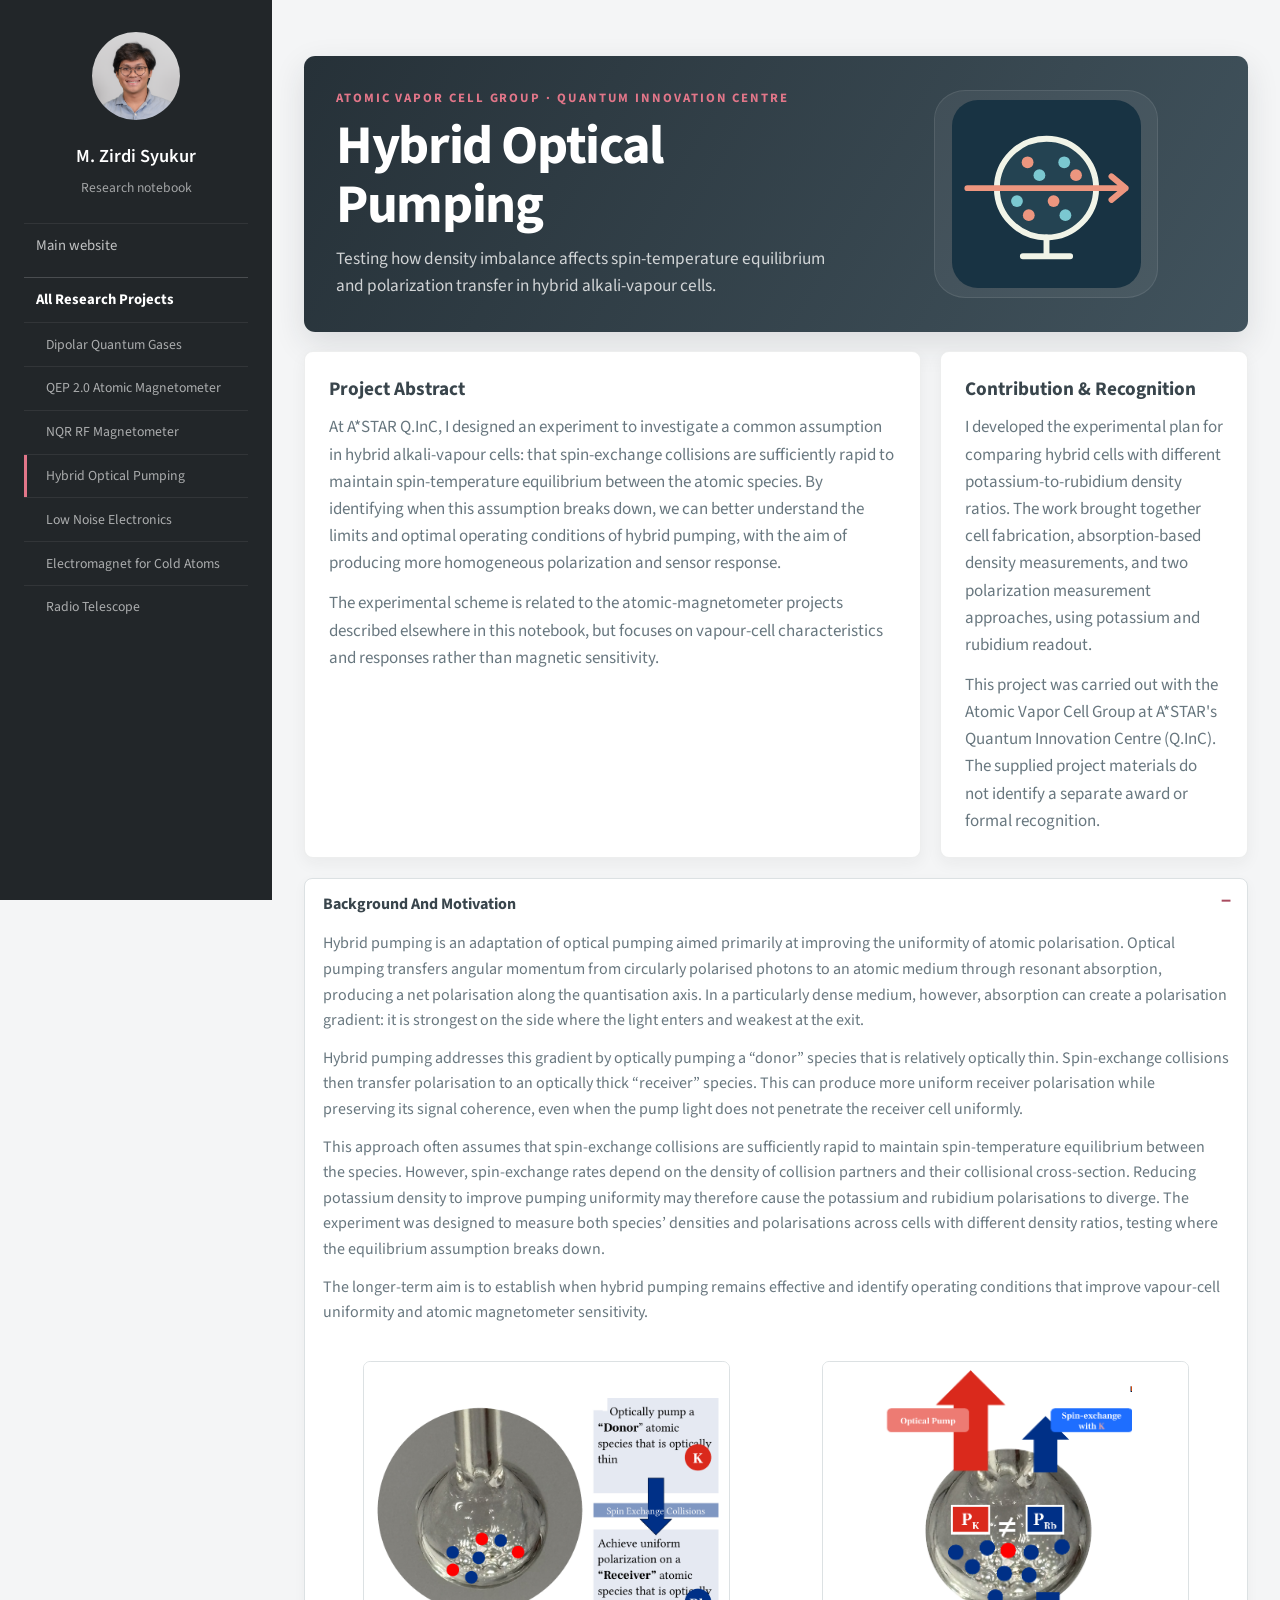
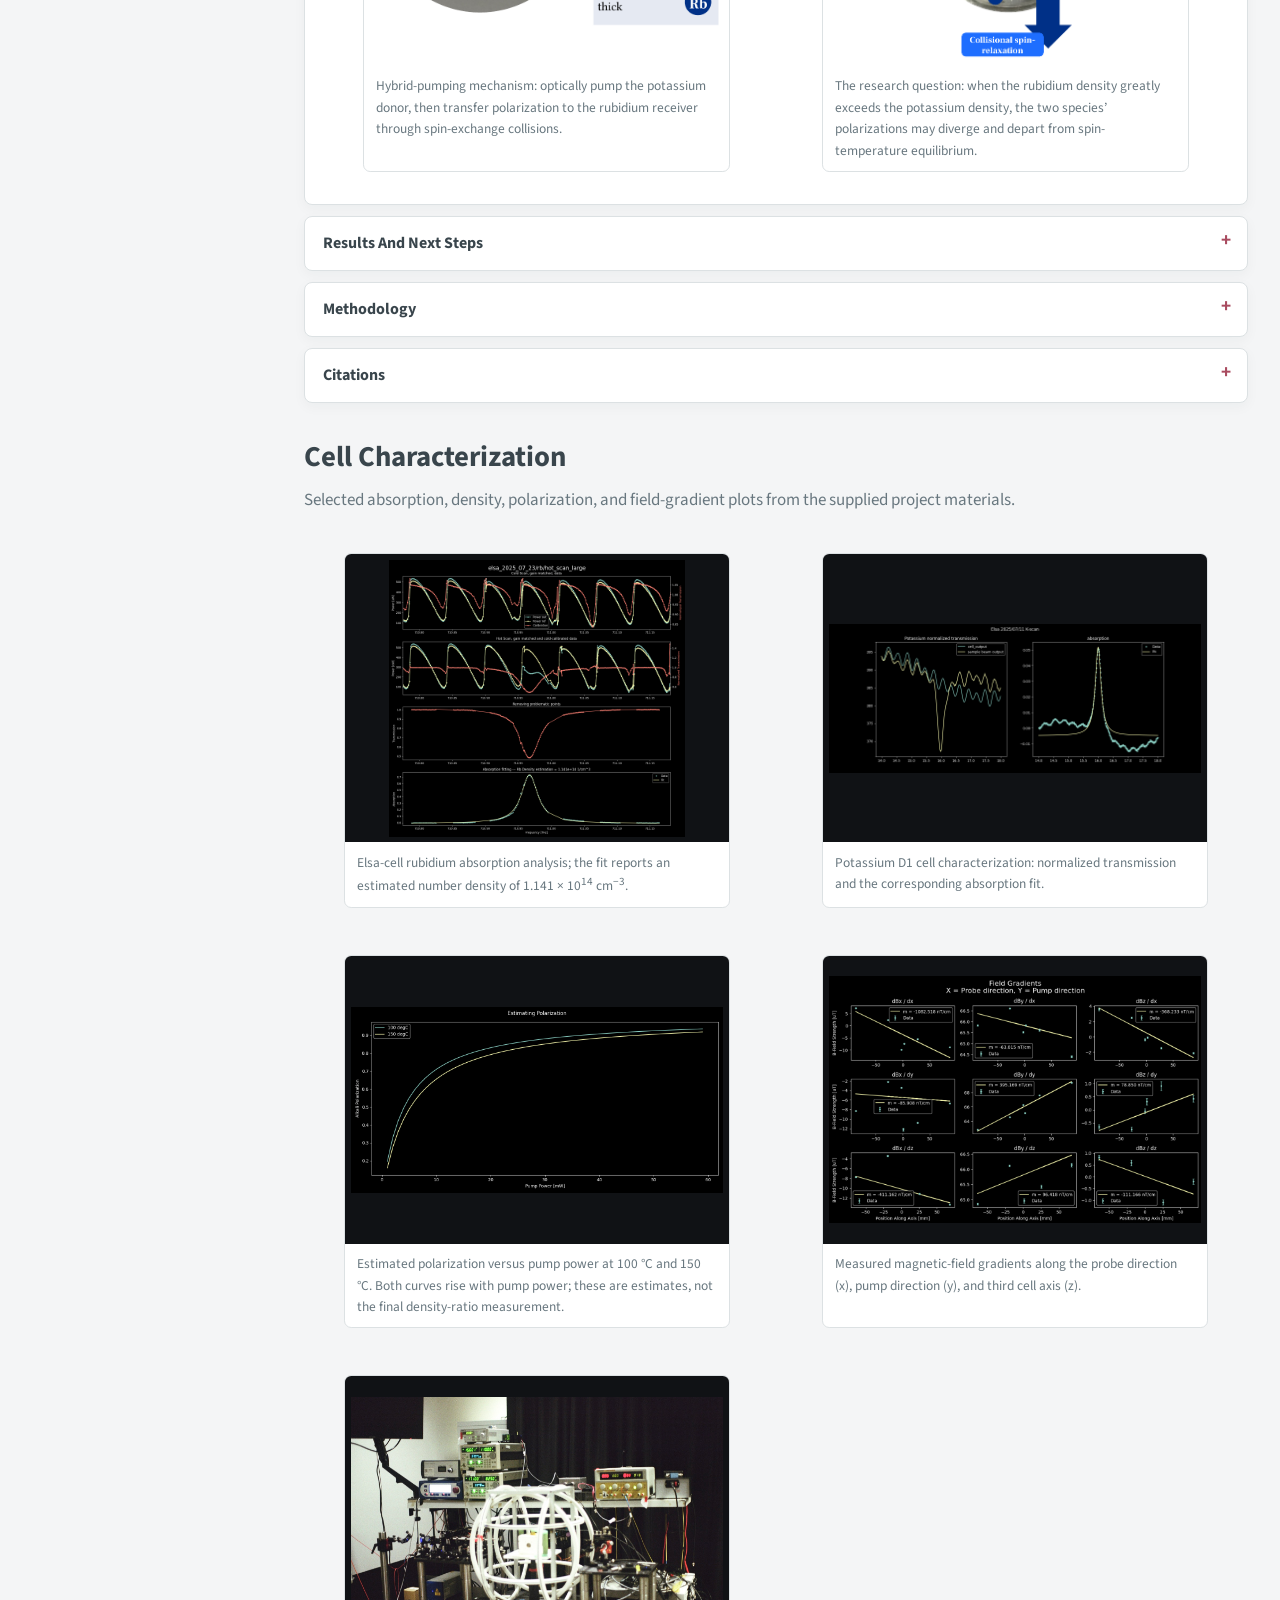
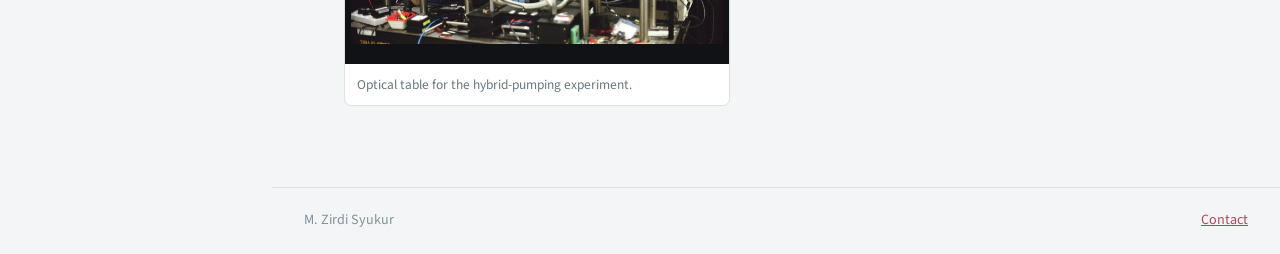
<file: research/projects/hybrid-optical-pumping.html>
<!DOCTYPE html>
<html lang="en">
  <head>
    <meta charset="utf-8" />
    <meta name="viewport" content="width=device-width, initial-scale=1" />
    <meta name="description" content="Hybrid optical pumping research by M. Zirdi Syukur at A*STAR Q.InC." />
    <title>Hybrid Optical Pumping | M. Zirdi Syukur</title>
    <link rel="stylesheet" href="../research.css" />
  </head>
  <body>
    <!-- Shared project navigation. -->
    <aside class="research-sidebar">
      <div>
        <img src="../../images/mzs-profile.png" alt="Portrait of M. Zirdi Syukur" />
        <section>
          <h2>M. Zirdi Syukur</h2>
          <p>Research notebook</p>
        </section>
      </div>
      <nav aria-label="Research navigation">
        <a href="../../index.html">Main website</a>
        <a class="nav-group" href="../../quantum-research-notebook.html#projects">All Research Projects</a>
        <a class="project-nav-link" href="dipolar-quantum-gases.html">Dipolar Quantum Gases</a>
        <a class="project-nav-link" href="atomic-magnetometry.html">QEP 2.0 Atomic Magnetometer</a>
        <a class="project-nav-link" href="nqr-rf-magnetometer.html">NQR RF Magnetometer</a>
        <a class="project-nav-link is-current" href="hybrid-optical-pumping.html" aria-current="page">Hybrid Optical Pumping</a>
        <a class="project-nav-link" href="low-noise-magnetometry-electronics.html">Low Noise Electronics</a>
        <a class="project-nav-link" href="cold-atom-electromagnet.html">Electromagnet for Cold Atoms</a>
        <a class="project-nav-link" href="radio-astronomy.html">Radio Telescope</a>
      </nav>
    </aside>

    <div class="research-main">
      <main class="detail-page research-wrap">
        <!-- Project banner: title, summary, and icon. -->
        <header class="detail-hero">
          <div>
            <p class="research-kicker">Atomic Vapor Cell Group · Quantum Innovation Centre</p>
            <h1>Hybrid Optical Pumping</h1>
            <p class="lead">Testing how density imbalance affects spin-temperature equilibrium and polarization transfer in hybrid alkali-vapour cells.</p>
          </div>
          <div class="detail-hero-art">
            <img src="../../images/project-hybrid-pumping.svg" alt="Hybrid vapour cell project illustration" />
          </div>
        </header>

        <!-- At-a-glance summary: project abstract and contribution. -->
        <div class="detail-content">
          <section class="detail-panel">
            <h2>Project Abstract</h2>
            <p>At A*STAR Q.InC, I designed an experiment to investigate a common assumption in
            hybrid alkali-vapour cells: that spin-exchange collisions are sufficiently rapid to
            maintain spin-temperature equilibrium between the atomic species. By identifying
            when this assumption breaks down, we can better understand the limits and optimal
            operating conditions of hybrid pumping, with the aim of producing more homogeneous
            polarization and sensor response.</p>
            <p>The experimental scheme is related to the atomic-magnetometer projects described
            elsewhere in this notebook, but focuses on vapour-cell characteristics and responses
            rather than magnetic sensitivity.</p>
          </section>
          <aside class="detail-panel">
            <h2>Contribution &amp; Recognition</h2>
            <p>I developed the experimental plan for comparing hybrid cells with different potassium-to-rubidium density ratios. The work brought together cell fabrication, absorption-based density measurements, and two polarization measurement approaches, using potassium and rubidium readout.</p>
            <p>This project was carried out with the Atomic Vapor Cell Group at A*STAR's Quantum Innovation Centre (Q.InC). The supplied project materials do not identify a separate award or formal recognition.</p>
          </aside>
        </div>

        <!-- Expandable project background, results, methods, and citations. -->
        <section class="detail-accordions" aria-label="Project details">
          <details class="detail-accordion" open>
            <summary>Background And Motivation</summary>
            <div>
              <p>Hybrid pumping is an adaptation of optical pumping aimed primarily at improving
              the uniformity of atomic polarisation. Optical pumping transfers angular momentum
              from circularly polarised photons to an atomic medium through resonant absorption,
              producing a net polarisation along the quantisation axis. In a particularly dense
              medium, however, absorption can create a polarisation gradient: it is strongest on
              the side where the light enters and weakest at the exit.</p>
              <p>Hybrid pumping addresses this gradient by optically pumping a “donor” species
              that is relatively optically thin. Spin-exchange collisions then transfer polarisation
              to an optically thick “receiver” species. This can produce more uniform receiver
              polarisation while preserving its signal coherence, even when the pump light does
              not penetrate the receiver cell uniformly.</p>
              <p>This approach often assumes that spin-exchange collisions are sufficiently rapid
              to maintain spin-temperature equilibrium between the species. However, spin-exchange
              rates depend on the density of collision partners and their collisional cross-section.
              Reducing potassium density to improve pumping uniformity may therefore cause the
              potassium and rubidium polarisations to diverge. The experiment was designed to
              measure both species’ densities and polarisations across cells with different density
              ratios, testing where the equilibrium assumption breaks down.</p>
              <p>The longer-term aim is to establish when hybrid pumping remains effective and
              identify operating conditions that improve vapour-cell uniformity and atomic
              magnetometer sensitivity.</p>
              <div class="detail-media-grid hybrid-concept-grid" aria-label="Hybrid pumping concepts from the project presentation">
                <figure class="detail-media-card">
                  <img src="../../images/hybrid-pumping-mechanism.png" alt="Diagram showing potassium as an optically pumped donor species transferring polarization through spin-exchange collisions to rubidium receiver atoms in a vapour cell" />
                  <figcaption>Hybrid-pumping mechanism: optically pump the potassium donor, then transfer polarization to the rubidium receiver through spin-exchange collisions.</figcaption>
                </figure>
                <figure class="detail-media-card">
                  <img src="../../images/hybrid-pumping-density-imbalance.png" alt="Diagram showing potassium and rubidium polarizations diverging when rubidium density is much greater than potassium density" />
                  <figcaption>The research question: when the rubidium density greatly exceeds the potassium density, the two species’ polarizations may diverge and depart from spin-temperature equilibrium.</figcaption>
                </figure>
              </div>
            </div>
          </details>

          <details class="detail-accordion">
            <summary>Results And Next Steps</summary>
            <div>
              <p>Initial cell-characterization work includes potassium absorption scans and an absorption-fit estimate of the rubidium number density in the Elsa cell: approximately 1.141 × 10<sup>14</sup> cm<sup>−3</sup> in the supplied 23 July 2025 analysis. The characterization figures also document potassium transmission/absorption and measured magnetic-field gradients across the probe, pump, and cell axes.</p>
              <p>A supplied polarization estimate compares 100 °C and 150 °C operation as pump power increases. It suggests that polarization rises with pump power in both cases, reaching roughly 0.9 at the upper end of the plotted range. This is an estimate, not a direct measurement of the density-ratio dependence that motivates the project.</p>
              <p>The central next step is to complete matched density and polarization measurements for the planned cell set, then compare potassium and rubidium polarization against the measured density ratio. This will establish whether and where the spin-temperature approximation breaks down, and how that affects hybrid-pumping uniformity.</p>
            </div>
          </details>

          <details class="detail-accordion">
            <summary>Methodology</summary>
            <div>
              <h3>Cell and density characterization</h3>
              <p>The project plan called for hybrid vapour cells with different potassium-to-rubidium density ratios. Absorption spectroscopy provides an estimate of each species' number density. For the potassium characterization shown here, the cell is heated, a potassium laser is sent through the cell, and its frequency is swept across an absorption resonance. Comparing the transmitted signal with a reference scan reveals the absorption line, which can be fitted to estimate the vapour density.</p>
              <p>The supplied Elsa analysis includes a rubidium absorption fit and a potassium D1 absorption scan. These characterize the cell and measurement response; they do not by themselves establish the final relationship between density ratio and hybrid-pumping efficiency.</p>
              <h3>Polarization and field measurements</h3>
              <p>The planned comparison measures polarization through two routes: one using potassium and one using rubidium. Faraday rotation provides an optical readout of the atoms' spin polarization. Recording both species allows their polarization to be compared directly as the density ratio changes.</p>
              <p>Magnetic-field gradients across the cell are also characterized because spatial field variation can affect the measured resonance and polarization. The supplied gradient plot reports the fitted field variation along the probe, pump, and third cell axis, providing a map of an important experimental condition.</p>
            </div>
          </details>

          <details class="detail-accordion">
            <summary>Citations</summary>
            <div>
              <p>“Hybrid Pumping Research Project – Atomic Vapor Cell Group,” project presentation, A*STAR Quantum Innovation Centre (Q.InC), 29 January 2026.</p>
              <p>“Hybrid Pumping Cell Characterization,” experimental analysis and measurement notes, including Elsa potassium and rubidium absorption scans.</p>
            </div>
          </details>
        </section>

        <!-- Selected cell-characterization and polarization figures. -->
        <section class="detail-evidence">
          <div class="section-heading">
            <h2>Cell Characterization</h2>
            <p>Selected absorption, density, polarization, and field-gradient plots from the supplied project materials.</p>
          </div>
          <div class="detail-media-grid hybrid-result-grid">
            <figure class="detail-media-card">
              <img src="../../images/hybrid-pumping-rb-density-fit.png" alt="Rubidium density analysis showing an absorption fit and estimated density of 1.141 times 10 to the 14 per cubic centimetre" />
              <figcaption>Elsa-cell rubidium absorption analysis; the fit reports an estimated number density of 1.141 × 10<sup>14</sup> cm<sup>−3</sup>.</figcaption>
            </figure>
            <figure class="detail-media-card">
              <img src="../../images/hybrid-pumping-k-absorption.png" alt="Potassium normalized transmission and absorption scans across the D1 resonance" />
              <figcaption>Potassium D1 cell characterization: normalized transmission and the corresponding absorption fit.</figcaption>
            </figure>
            <figure class="detail-media-card">
              <img src="../../images/hybrid-pumping-polarization-estimate.png" alt="Estimated alkali polarization versus pump power at 100 and 150 degrees Celsius" />
              <figcaption>Estimated polarization versus pump power at 100 °C and 150 °C. Both curves rise with pump power; these are estimates, not the final density-ratio measurement.</figcaption>
            </figure>
            <figure class="detail-media-card">
              <img src="../../images/hybrid-pumping-field-gradients.png" alt="Nine fitted magnetic field gradients across three axes of the hybrid vapour cell" />
              <figcaption>Measured magnetic-field gradients along the probe direction (x), pump direction (y), and third cell axis (z).</figcaption>
            </figure>
            <figure class="detail-media-card">
              <img src="../../images/research-gallery-05.jpg" alt="Optical table used for a hybrid pumping experiment" />
              <figcaption>Optical table for the hybrid-pumping experiment.</figcaption>
            </figure>
          </div>
        </section>
      </main>
      <footer class="research-footer">
        <div class="research-wrap">
          <span>M. Zirdi Syukur</span>
          <a href="mailto:mohammad.syukur@physics.ox.ac.uk">Contact</a>
        </div>
      </footer>
    </div>
  </body>
</html>
</file>
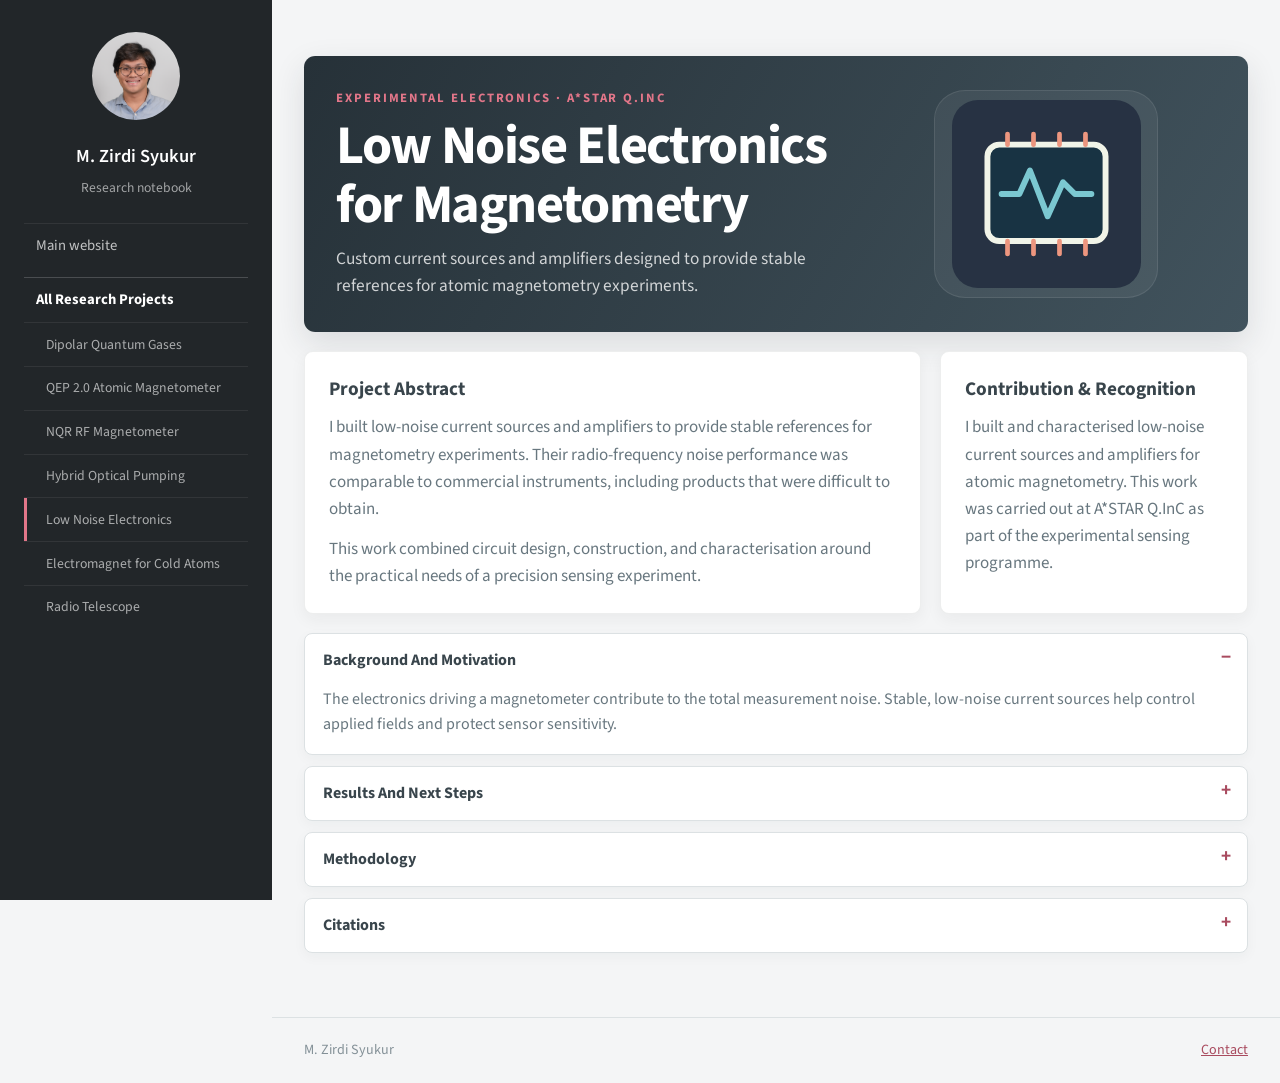
<file: research/projects/low-noise-magnetometry-electronics.html>
<!DOCTYPE html>
<html lang="en">
  <head>
    <meta charset="utf-8" />
    <meta name="viewport" content="width=device-width, initial-scale=1" />
    <meta name="description"
    content="Low-noise magnetometry electronics developed by M. Zirdi Syukur." />
    <title>Low Noise Electronics for Magnetometry | M. Zirdi Syukur</title>
    <link rel="stylesheet" href="../research.css" />
  </head>
  <body>
    <!-- Shared project navigation. -->
    <aside class="research-sidebar">
      <div>
        <img src="../../images/mzs-profile.png" alt="Portrait of M. Zirdi Syukur" />
        <section>
          <h2>M. Zirdi Syukur</h2>
          <p>Research notebook</p>
        </section>
      </div>
      <nav aria-label="Research navigation">
        <a href="../../index.html">Main website</a>
        <a class="nav-group" href="../../quantum-research-notebook.html#projects">All Research
        Projects</a>
        <a class="project-nav-link" href="../../research/projects/dipolar-quantum-gases.html">
        Dipolar Quantum Gases</a>
        <a class="project-nav-link" href="../../research/projects/atomic-magnetometry.html">QEP 2.0
        Atomic Magnetometer</a>
        <a class="project-nav-link" href="../../research/projects/nqr-rf-magnetometer.html">NQR RF
        Magnetometer</a>
        <a class="project-nav-link" href="../../research/projects/hybrid-optical-pumping.html">
        Hybrid Optical Pumping</a>
        <a class="project-nav-link is-current"
        href="../../research/projects/low-noise-magnetometry-electronics.html">Low Noise
        Electronics</a>
        <a class="project-nav-link" href="../../research/projects/cold-atom-electromagnet.html">
        Electromagnet for Cold Atoms</a>
        <a class="project-nav-link" href="../../research/projects/radio-astronomy.html">Radio
        Telescope</a>
      </nav>
    </aside>
    <div class="research-main">
      <main class="detail-page research-wrap">
        <!-- Project banner: title, summary, and icon. -->
        <header class="detail-hero">
          <div>
            <p class="research-kicker">Experimental electronics · A*STAR Q.InC</p>
            <h1>Low Noise Electronics for Magnetometry</h1>
            <p class="lead">Custom current sources and amplifiers designed to provide stable
            references for atomic magnetometry experiments.</p>
          </div>
          <div class="detail-hero-art">
            <img src="../../images/project-low-noise.svg"
            alt="Low-noise electronics project illustration" />
          </div>
        </header>
        <!-- At-a-glance summary: abstract and contribution. -->
        <div class="detail-content">
          <section class="detail-panel">
            <h2>Project Abstract</h2>
            <p>I built low-noise current sources and amplifiers to provide stable references for
            magnetometry experiments. Their radio-frequency noise performance was comparable to
            commercial instruments, including products that were difficult to obtain.</p>
            <p>This work combined circuit design, construction, and characterisation around the
            practical needs of a precision sensing experiment.</p>
          </section>
          <aside class="detail-panel">
            <h2>Contribution &amp; Recognition</h2>
            <p>I built and characterised low-noise current sources and amplifiers for atomic
            magnetometry. This work was carried out at A*STAR Q.InC as part of the experimental
            sensing programme.</p>
          </aside>
        </div>
        <!-- Expandable project background, results, methods, and citations. -->
        <section class="detail-accordions" aria-label="Project details">
          <details class="detail-accordion" open>
            <summary>Background And Motivation</summary>
            <div>
              <p>The electronics driving a magnetometer contribute to the total measurement noise.
              Stable, low-noise current sources help control applied fields and protect sensor
              sensitivity.</p>
            </div>
          </details>
          <details class="detail-accordion">
            <summary>Results And Next Steps</summary>
            <div>
              <p>The developed current sources and amplifiers achieved radio-frequency noise
              performance comparable to commercial instruments. Further work can focus on reducing
              low-frequency noise and validating performance in a complete sensing setup.</p>
            </div>
          </details>
          <details class="detail-accordion">
            <summary>Methodology</summary>
            <div>
              <p>I built and characterised low-noise current sources and amplifiers as stable
              references for magnetometry experiments.</p>
            </div>
          </details>
          <details class="detail-accordion">
            <summary>Citations</summary>
            <div>
              <p>A*STAR Q.InC sensing research: 
              <a target="_blank" rel="noopener"
              href="https://www.a-star.edu.sg/qinc/research/sensing">Q.InC sensing research
              ↗</a>.</p>
            </div>
          </details>
        </section>
      </main>
      <footer class="research-footer">
        <div class="research-wrap">
          <span>M. Zirdi Syukur</span>
          <a href="mailto:mohammad.syukur@physics.ox.ac.uk">Contact</a>
        </div>
      </footer>
    </div>
  </body>
</html>
</file>
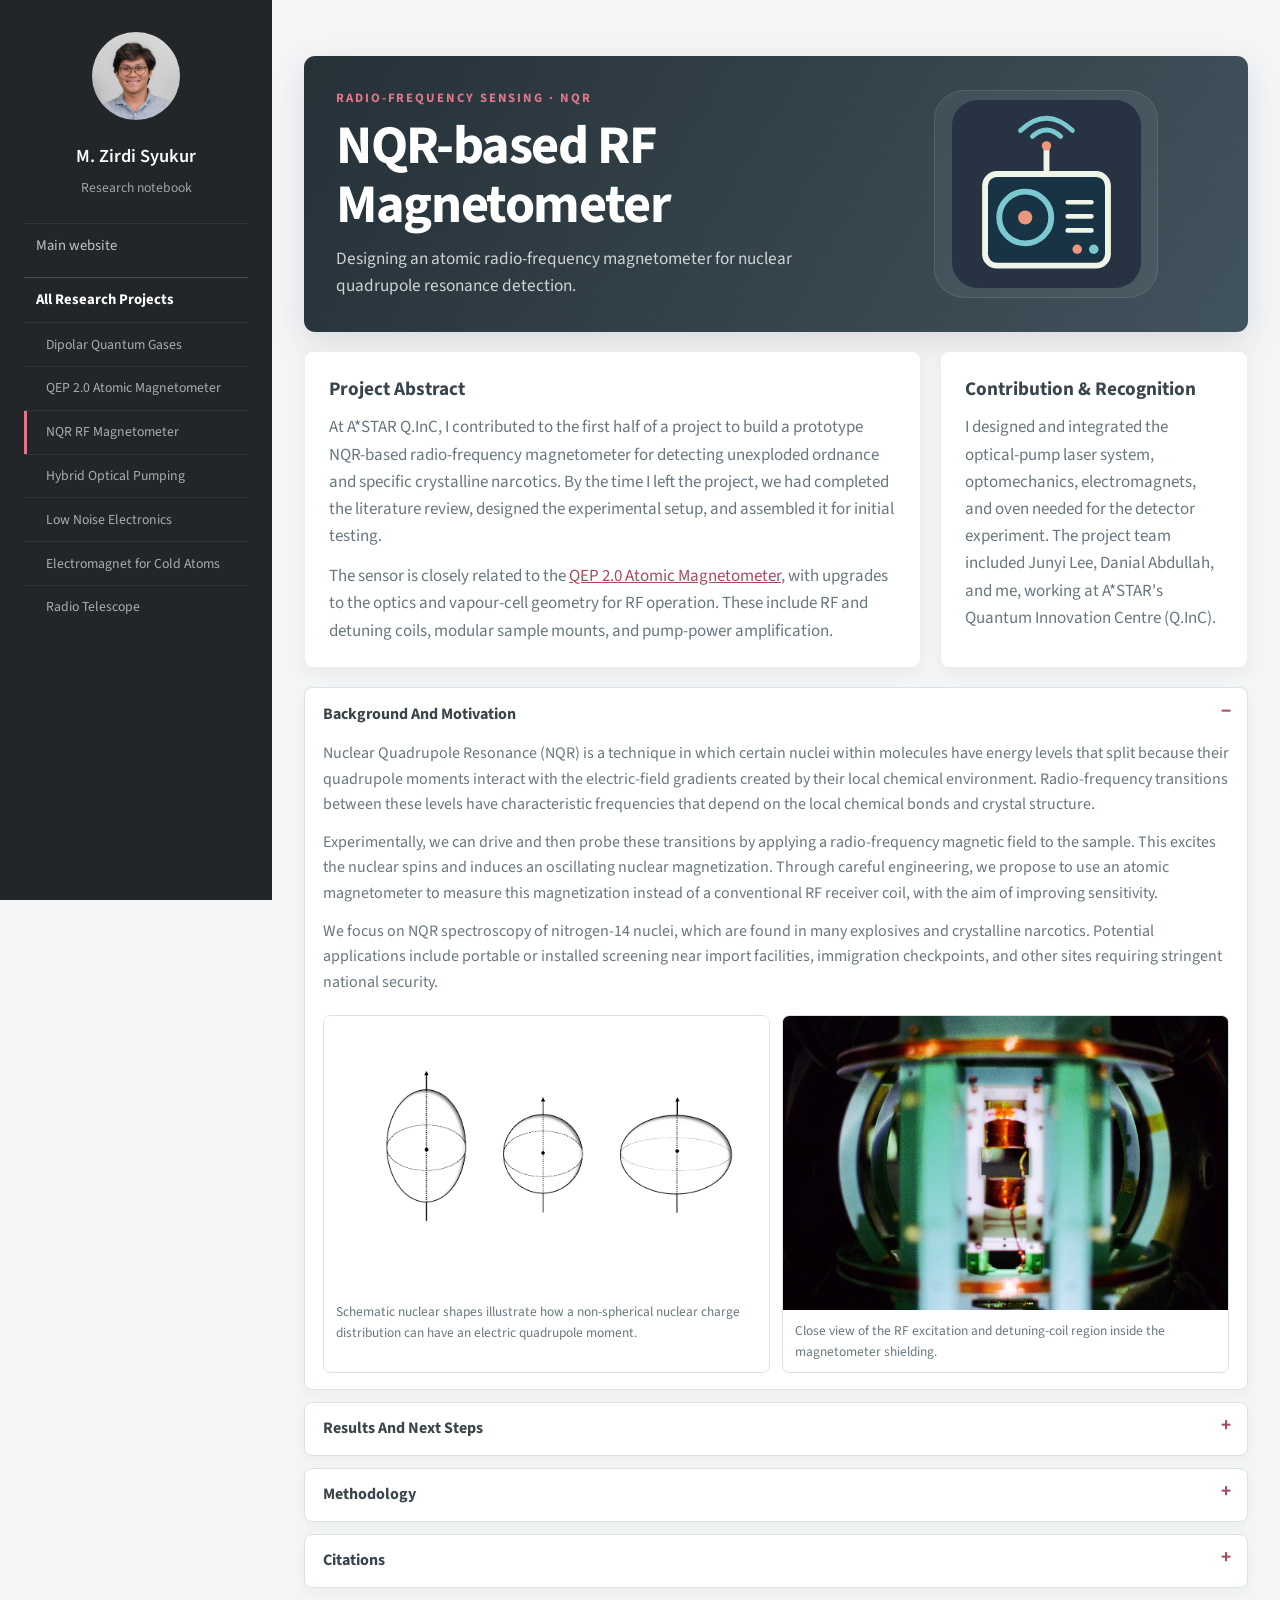
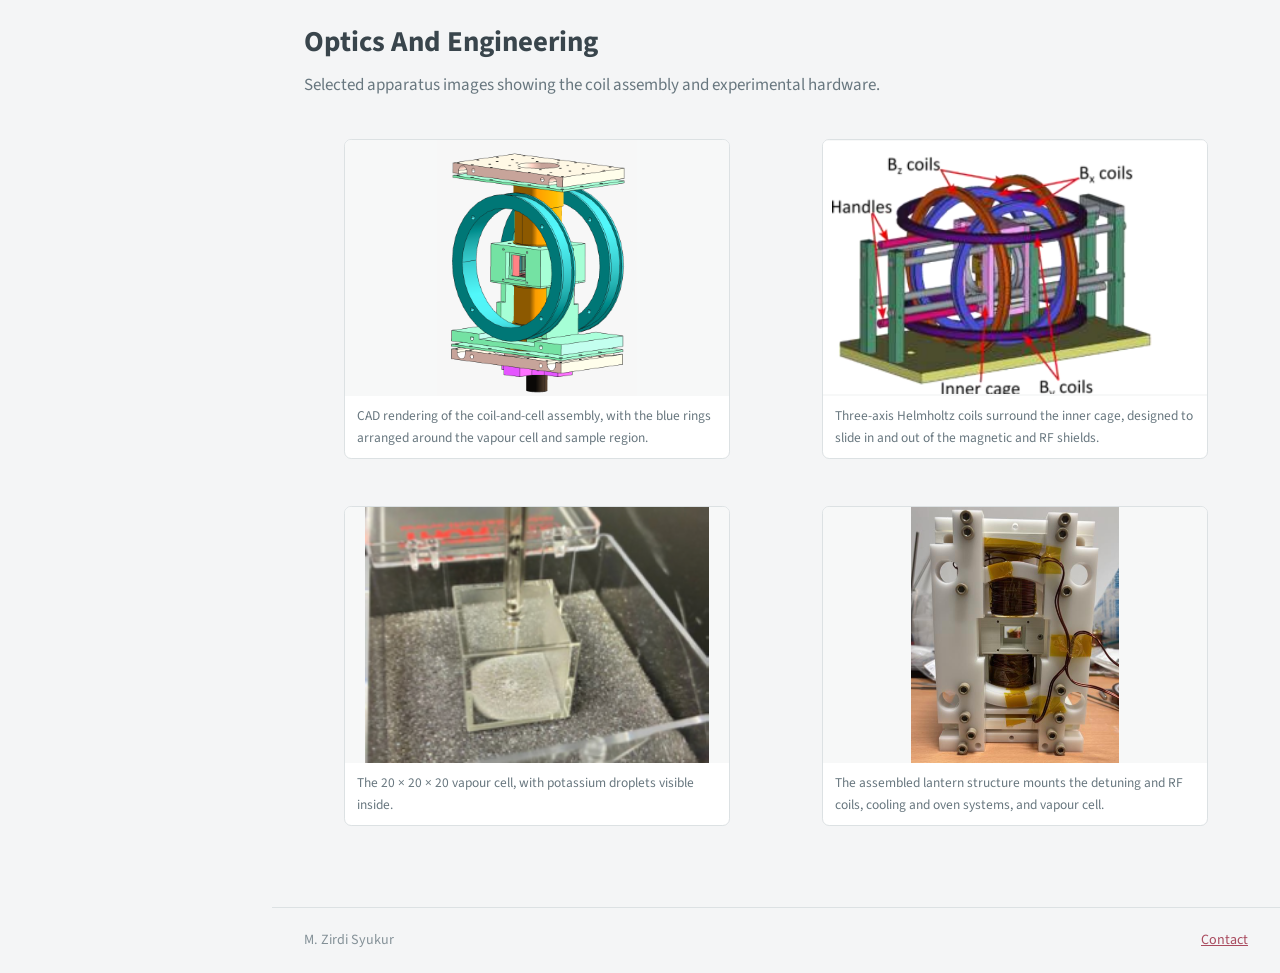
<file: research/projects/nqr-rf-magnetometer.html>
<!DOCTYPE html>
<html lang="en">
  <head>
    <meta charset="utf-8" />
    <meta name="viewport" content="width=device-width, initial-scale=1" />
    <meta name="description"
    content="NQR radio-frequency magnetometer project by M. Zirdi Syukur." />
    <title>NQR Radio-Frequency Magnetometer | M. Zirdi Syukur</title>
    <link rel="stylesheet" href="../research.css" />
  </head>
  <body>
    <!-- Shared project navigation. -->
    <aside class="research-sidebar">
      <div>
        <img src="../../images/mzs-profile.png" alt="Portrait of M. Zirdi Syukur" />
        <section>
          <h2>M. Zirdi Syukur</h2>
          <p>Research notebook</p>
        </section>
      </div>
      <nav aria-label="Research navigation">
        <a href="../../index.html">Main website</a>
        <a class="nav-group" href="../../quantum-research-notebook.html#projects">All Research
        Projects</a>
        <a class="project-nav-link" href="../../research/projects/dipolar-quantum-gases.html">
        Dipolar Quantum Gases</a>
        <a class="project-nav-link" href="../../research/projects/atomic-magnetometry.html">QEP 2.0
        Atomic Magnetometer</a>
        <a class="project-nav-link is-current"
        href="../../research/projects/nqr-rf-magnetometer.html">NQR RF Magnetometer</a>
        <a class="project-nav-link" href="../../research/projects/hybrid-optical-pumping.html">
        Hybrid Optical Pumping</a>
        <a class="project-nav-link"
        href="../../research/projects/low-noise-magnetometry-electronics.html">Low Noise
        Electronics</a>
        <a class="project-nav-link" href="../../research/projects/cold-atom-electromagnet.html">
        Electromagnet for Cold Atoms</a>
        <a class="project-nav-link" href="../../research/projects/radio-astronomy.html">Radio
        Telescope</a>
      </nav>
    </aside>
    <div class="research-main">
      <main class="detail-page research-wrap">
        <!-- Project banner: title, summary, and icon. -->
        <header class="detail-hero">
          <div>
            <p class="research-kicker">Radio-frequency sensing · NQR</p>
            <h1>NQR-based RF Magnetometer</h1>
            <p class="lead">Designing an atomic radio-frequency magnetometer for nuclear quadrupole
            resonance detection.</p>
          </div>
          <div class="detail-hero-art">
            <img src="../../images/project-nqr.svg" alt="NQR magnetometer project illustration" />
          </div>
        </header>
        <!-- At-a-glance summary: abstract and contribution. -->
        <div class="detail-content">
          <section class="detail-panel">
            <h2>Project Abstract</h2>
            <p>At A*STAR Q.InC, I contributed to the first half of a project to build a prototype
            NQR-based radio-frequency magnetometer for detecting unexploded ordnance and specific
            crystalline narcotics. By the time I left the project, we had completed the literature
            review, designed the experimental setup, and assembled it for initial testing.</p>
            <p>The sensor is closely related to the <a href="atomic-magnetometry.html">QEP 2.0
            Atomic Magnetometer</a>, with upgrades to the optics and vapour-cell geometry for RF
            operation. These include RF and detuning coils, modular sample mounts, and pump-power
            amplification.</p>
          </section>
          <aside class="detail-panel">
            <h2>Contribution &amp; Recognition</h2>
            <p>I designed and integrated the optical-pump laser system, optomechanics,
            electromagnets, and oven needed for the detector experiment. The project team included
            Junyi Lee, Danial Abdullah, and me, working at A*STAR's Quantum Innovation Centre
            (Q.InC).</p>
          </aside>
        </div>
        <!-- Expandable project background, results, methods, and citations. -->
        <section class="detail-accordions" aria-label="Project details">
          <details class="detail-accordion" open>
            <summary>Background And Motivation</summary>
            <div>
              <p>Nuclear Quadrupole Resonance (NQR) is a technique in which certain nuclei within
              molecules have energy levels that split because their quadrupole moments interact
              with the electric-field gradients created by their local chemical environment.
              Radio-frequency transitions between these levels have characteristic frequencies
              that depend on the local chemical bonds and crystal structure.</p>
              <p>Experimentally, we can drive and then probe these transitions by applying a
              radio-frequency magnetic field to the sample. This excites the nuclear spins and
              induces an oscillating nuclear magnetization. Through careful engineering, we
              propose to use an atomic magnetometer to measure this magnetization instead of a
              conventional RF receiver coil, with the aim of improving sensitivity.</p>
              <p>We focus on NQR spectroscopy of nitrogen-14 nuclei, which are found in many
              explosives and crystalline narcotics. Potential applications include portable or
              installed screening near import facilities, immigration checkpoints, and other
              sites requiring stringent national security.</p>
              <div class="detail-media-grid nqr-background-grid">
              <figure class="detail-media-card nqr-background-figure">
                <img src="../../images/nqr-nuclear-quadrupole-shapes.png"
                alt="Schematic comparison of prolate, spherical, and oblate nuclear shapes" />
                <figcaption>Schematic nuclear shapes illustrate how a non-spherical nuclear
                charge distribution can have an electric quadrupole moment.</figcaption>
              </figure>
              <figure class="detail-media-card nqr-background-figure">
                <img src="../../images/research-gallery-02.jpg"
                alt="Close view of the RF excitation and detuning coil region inside the magnetometer shielding" />
                <figcaption>Close view of the RF excitation and detuning-coil region inside the
                magnetometer shielding.</figcaption>
              </figure>
              </div>
            </div>
          </details>
          <details class="detail-accordion">
            <summary>Results And Next Steps</summary>
            <div>
              <p>When I left the project to pursue my MSc, the literature review was complete and
              the experimental setup had been designed and assembled for initial testing. Testing
              the sensor and RF excitation sequence with reference samples was the next step.</p>
              <p>The design review set a sensitivity target below 2 fT/√Hz. Simulations predicted
              an optimum below 1 fT/√Hz and estimated that a signal-to-noise ratio of 3 could be
              reached from about 70 g of ammonium nitrate in less than 20 seconds. The first
              functional test would be to detect ammonium nitrate, then progressively test
              compounds with higher NQR resonance frequencies.</p>
              <div class="detail-media-grid nqr-frequency-grid">
              <figure class="detail-media-card nqr-frequency-reference">
                <img src="../../images/nqr-chemical-resonance-reference.png"
                alt="Reference table of NQR resonance frequencies and relaxation parameters for ammonium nitrate, TNT, PETN, RDX, HMX, cocaine base, and caffeine" />
                <figcaption>Reference NQR resonance frequencies and relaxation parameters for
                candidate compounds. The listed frequencies indicate a possible progression from
                the initial ammonium-nitrate test to higher-frequency targets.</figcaption>
              </figure>
              <figure class="detail-media-card nqr-frequency-bandwidth">
                <img src="../../images/nqr-resonance-excitation-bandwidth.png"
                alt="Nitrogen-14 NQR resonance-frequency bands for RDX, HMX, PETN, and TNT, with an approximately 5 kHz excitation bandwidth marked" />
                <figcaption>Example nitrogen-14 NQR resonance frequencies for several compounds;
                the marked 5 kHz bandwidth illustrates the narrow frequency range addressed by
                an excitation sequence. Source: <a href="https://www-pub.iaea.org/mtcd/publications/pdf/p1441_cd/papers2007/zhu.pdf" target="_blank" rel="noopener noreferrer">IAEA conference paper by Zhu</a>.</figcaption>
              </figure>
              </div>

              <h3>Vapour Cell, Oven, Magnetic Coils, Cooling, And Modularity</h3>
              <p>The experiment required custom mechanical supports for its critical components;
              their functions are described in the Methodology section. We designed and assembled
              the setup, including the magnetic-coil wiring, a thermally isolating oven, the
              20 × 20 × 20 mm potassium vapour cell, and a ceramic RF-coil assembly with a mount
              designed for active water cooling. The sample holder and surrounding structure
              were designed to make changing chemical samples straightforward. See the images
              at the end for 3D renders of the experimental setup.</p>

              <h3>Pump Optics And Tapered Amplifier</h3>
              <p>The pump system is more powerful and uses a larger beam than the QEP 2.0
              magnetometer. A tapered amplifier boosts the seed laser to approximately 121 mW,
              with the beam expanded and shaped to illuminate the vapour cell diffusely and
              relatively uniformly. Other optics set the beam size at the cell, improve coupling
              into and out of the amplifier, and provide an additional isolator to reduce back
              reflections.</p>

              <h3>Electronics</h3>
              <p>We developed custom electronics for the experiment. I designed an interlock
              system that monitors pump-laser power and shuts down the amplifier if the seed laser
              is absent. We also measured the RF coils' inductance in situ to inform the matching
              network design, reduce unintended parasitic capacitance, and support efficient
              resonance matching.
              This matching is important for reaching the higher resonance frequencies of some
              target compounds, several of which have few or no demonstrated detections in the
              literature.</p>
            </div>
          </details>
          <details class="detail-accordion">
            <summary>Methodology</summary>
            <div>
              <figure class="method-diagram">
                <img src="../../images/nqr-magnetometer-methodology.png"
                alt="Top and side views of the NQR radio-frequency atomic magnetometer, showing pump and probe paths, shield, field coils, RF sample coils, sample holder, oven, and vapor cell" />
                <figcaption>Optical, magnetic, and RF layout of the NQR magnetometer. The side view
                shows the sample, excitation coils, and vapor cell assembly.</figcaption>
              </figure>
              <h3>Sample Excitation And Atomic Sensing</h3>
              <p><strong>Sample holder and RF coils:</strong> the modular holder positions the
              sample next to the potassium vapour cell. The top RF coil applies the
              radio-frequency field that excites the sample's NQR transition. The bottom RF coil
              is wound in the opposite sense, so the fields from the two coils cancel at the
              vapour sensor. This reduces direct RF pickup while the sample's oscillating nuclear
              magnetisation produces the signal measured by the atomic sensor.</p>
              <p><strong>Vapour cell, oven, and cooling:</strong> the 2 cm cubic cell contains
              potassium vapour, with nitrogen and helium buffer gases. The oven controls the cell
              temperature and potassium density; the cooling assembly helps manage heat around
              the RF coils and sample region.</p>
              <p><strong>Detuning coils:</strong> these coils shift the atomic resonance during
              the strong sample-excitation pulse, helping protect the potassium spin
              polarisation from the pulse.</p>
              <h3>Pump Laser And Optical Readout</h3>
              <p><strong>Tapered amplifier:</strong> it boosts the pump-laser power so the
              expanded beam can illuminate the large vapour cell with sufficient, relatively
              uniform optical power. The <strong>acousto-optic modulator (AOM)</strong> provides
              fast control of the pump beam, allowing it to be switched or modulated in sync with
              the measurement sequence.</p>
              <h3>Field Control And Readout</h3>
              <p><strong>XYZ coils:</strong> arranged in Helmholtz geometry, these coils provide
              the static tuning field <em>B</em><sub>0</sub> that brings the atomic Larmor frequency into
              resonance with the NQR signal. They also compensate residual static magnetic
              fields. The separate RF-drive coil supplies a smaller oscillating field for
              characterising or driving the sensor response.</p>
              <p>The pump and probe optics, balanced photodetector, and lock-in readout follow the
              same general arrangement as the <a href="atomic-magnetometry.html">QEP 2.0 Atomic
              Magnetometer</a>. Here, the probe rotation carries the response to the sample's
              oscillating nuclear magnetisation. The RF amplifier and matching network drive the
              sample excitation coils, while the function generator and data-acquisition system
              coordinate the excitation and measurement timing.</p>
            </div>
          </details>
          <details class="detail-accordion">
            <summary>Citations</summary>
            <div>
              <p>S.-K. Lee, K. L. Sauer, S. J. Seltzer, O. Alem, and M. V. Romalis,
              “Subfemtotesla radio-frequency atomic magnetometer for detection of nuclear
              quadrupole resonance,” <em>Applied Physics Letters</em>, vol. 89, 214106 (2006).</p>
              <p>A. N. Garroway, M. L. Buess, J. P. Yesinowski, and J. B. Miller,
              “Narcotics and explosives detection by <sup>14</sup>N pure NQR,”
              <em>SPIE Substance Detection Systems</em>, vol. 2092, p. 318 (1993).</p>
            </div>
          </details>
        </section>
        <section class="detail-evidence">
          <div class="section-heading">
            <h2>Optics And Engineering</h2>
            <p>Selected apparatus images showing the coil assembly and experimental hardware.</p>
          </div>
          <div class="detail-media-grid nqr-design-grid">
            <figure class="detail-media-card">
              <img src="../../images/nqr-lantern-coil-assembly.png"
              alt="CAD rendering of the NQR magnetometer assembly with large blue circular coils around the vapour cell and sample region" />
              <figcaption>CAD rendering of the coil-and-cell assembly, with the blue rings arranged
              around the vapour cell and sample region.</figcaption>
            </figure>
            <figure class="detail-media-card">
              <img src="../../images/nqr-helmholtz-coil-cage.png"
              alt="Three-axis Helmholtz coils mounted around a removable inner cage" />
              <figcaption>Three-axis Helmholtz coils surround the inner cage, designed to slide in
              and out of the magnetic and RF shields.</figcaption>
            </figure>
            <figure class="detail-media-card">
              <img src="../../images/nqr-potassium-vapour-cell.png"
              alt="Square 20 by 20 by 20 potassium vapour cell with potassium droplets visible inside" />
              <figcaption>The 20 × 20 × 20 vapour cell, with potassium droplets visible inside.</figcaption>
            </figure>
            <figure class="detail-media-card">
              <img src="../../images/nqr-lantern-assembly-photo.png"
              alt="Assembled NQR magnetometer lantern structure mounting the detuning coils, RF coils, cooling, oven, and vapour cell" />
              <figcaption>The assembled lantern structure mounts the detuning and RF coils, cooling
              and oven systems, and vapour cell.</figcaption>
            </figure>
          </div>
        </section>
      </main>
      <footer class="research-footer">
        <div class="research-wrap">
          <span>M. Zirdi Syukur</span>
          <a href="mailto:mohammad.syukur@physics.ox.ac.uk">Contact</a>
        </div>
      </footer>
    </div>
  </body>
</html>
</file>
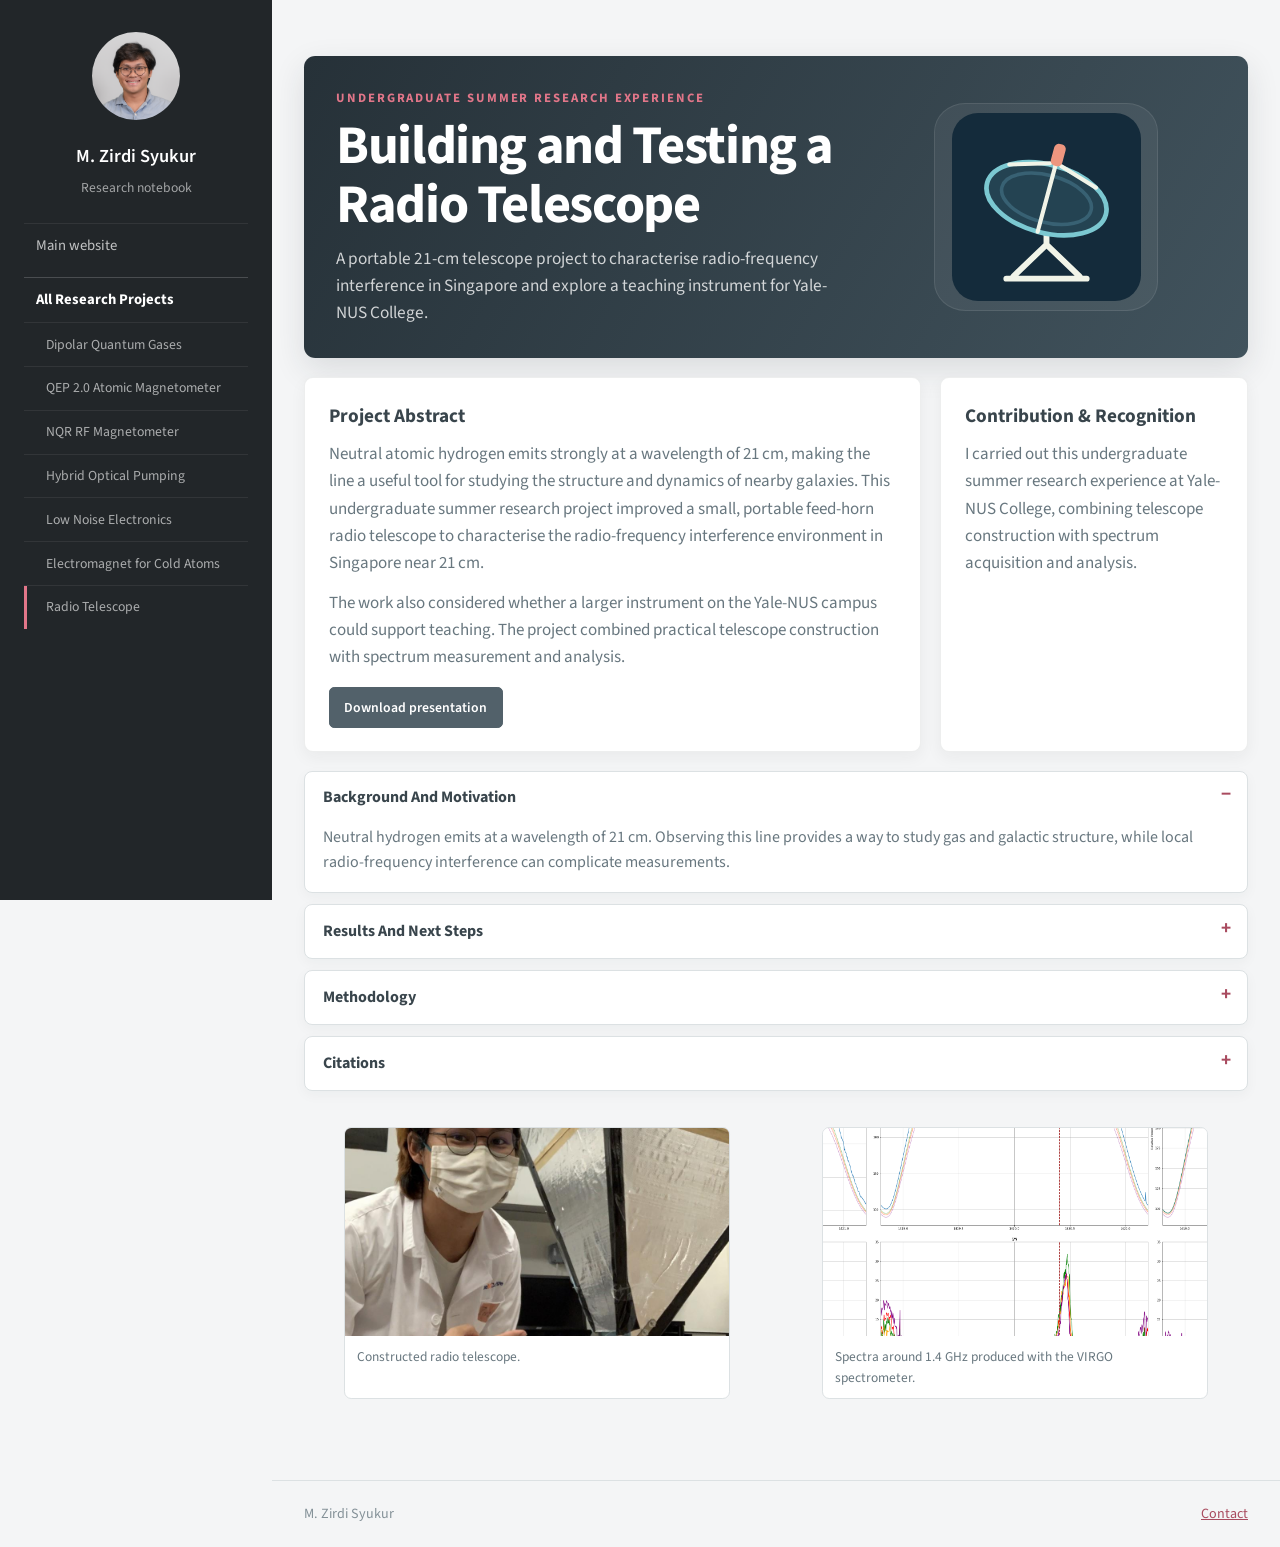
<file: research/projects/radio-astronomy.html>
<!DOCTYPE html>
<html lang="en">
  <head>
    <meta charset="utf-8" />
    <meta name="viewport" content="width=device-width, initial-scale=1" />
    <meta name="description"
    content="Undergraduate summer research experience in radio astronomy by M. Zirdi Syukur." />
    <title>Radio Astronomy | M. Zirdi Syukur</title>
    <link rel="stylesheet" href="../research.css" />
  </head>
  <body>
    <!-- Shared project navigation. -->
    <aside class="research-sidebar">
      <div>
        <img src="../../images/mzs-profile.png" alt="Portrait of M. Zirdi Syukur" />
        <section>
          <h2>M. Zirdi Syukur</h2>
          <p>Research notebook</p>
        </section>
      </div>
      <nav aria-label="Research navigation">
        <a href="../../index.html">Main website</a>
        <a class="nav-group" href="../../quantum-research-notebook.html#projects">All Research
        Projects</a>
        <a class="project-nav-link" href="../../research/projects/dipolar-quantum-gases.html">
        Dipolar Quantum Gases</a>
        <a class="project-nav-link" href="../../research/projects/atomic-magnetometry.html">QEP 2.0
        Atomic Magnetometer</a>
        <a class="project-nav-link" href="../../research/projects/nqr-rf-magnetometer.html">NQR RF
        Magnetometer</a>
        <a class="project-nav-link" href="../../research/projects/hybrid-optical-pumping.html">
        Hybrid Optical Pumping</a>
        <a class="project-nav-link"
        href="../../research/projects/low-noise-magnetometry-electronics.html">Low Noise
        Electronics</a>
        <a class="project-nav-link" href="../../research/projects/cold-atom-electromagnet.html">
        Electromagnet for Cold Atoms</a>
        <a class="project-nav-link is-current" href="../../research/projects/radio-astronomy.html">
        Radio Telescope</a>
      </nav>
    </aside>
    <div class="research-main">
      <main class="detail-page research-wrap">
        <!-- Project banner: title, summary, and icon. -->
        <header class="detail-hero">
          <div>
            <p class="research-kicker">Undergraduate summer research experience</p>
            <h1>Building and Testing a Radio Telescope</h1>
            <p class="lead">A portable 21-cm telescope project to characterise radio-frequency
            interference in Singapore and explore a teaching instrument for Yale-NUS College.</p>
          </div>
          <div class="detail-hero-art">
            <img src="../../images/project-radio.svg" alt="Radio telescope project illustration" />
          </div>
        </header>
        <!-- At-a-glance summary: abstract and contribution. -->
        <div class="detail-content">
          <section class="detail-panel">
            <h2>Project Abstract</h2>
            <p>Neutral atomic hydrogen emits strongly at a wavelength of 21 cm, making the line a
            useful tool for studying the structure and dynamics of nearby galaxies. This
            undergraduate summer research project improved a small, portable feed-horn radio
            telescope to characterise the radio-frequency interference environment in Singapore
            near 21 cm.</p>
            <p>The work also considered whether a larger instrument on the Yale-NUS campus could
            support teaching. The project combined practical telescope construction with spectrum
            measurement and analysis.</p>
            <div class="detail-actions">
              <a class="research-button" href="../../telescopePresentation.pptx" download="">
              Download presentation</a>
            </div>
          </section>
          <aside class="detail-panel">
            <h2>Contribution &amp; Recognition</h2>
            <p>I carried out this undergraduate summer research experience at Yale-NUS College,
            combining telescope construction with spectrum acquisition and analysis.</p>
          </aside>
        </div>
        <!-- Expandable project background, results, methods, and citations. -->
        <section class="detail-accordions" aria-label="Project details">
          <details class="detail-accordion" open>
            <summary>Background And Motivation</summary>
            <div>
              <p>Neutral hydrogen emits at a wavelength of 21 cm. Observing this line provides a
              way to study gas and galactic structure, while local radio-frequency interference can
              complicate measurements.</p>
            </div>
          </details>
          <details class="detail-accordion">
            <summary>Results And Next Steps</summary>
            <div>
              <p>The project improved a portable feed-horn telescope to characterise the Singapore
              RFI environment near 21 cm and considered its potential as a teaching instrument at
              Yale-NUS College.</p>
            </div>
          </details>
          <details class="detail-accordion">
            <summary>Methodology</summary>
            <div>
              <p>The undergraduate summer research experience combined telescope construction with
              spectrum acquisition and analysis.</p>
            </div>
          </details>
          <details class="detail-accordion">
            <summary>Citations</summary>
            <div>
              <p>Background reading: 
              <a target="_blank" rel="noopener"
              href="https://www.haystack.mit.edu/edu/pcr/Data/pdf/Hydrogen%2021-cm%20Emission%20line-final.pdf">
              MIT Haystack: 21-cm hydrogen emission ↗</a>.</p>
            </div>
          </details>
        </section>
        <!-- Project media and supporting figures. -->
        <div class="detail-media-grid">
          <figure class="detail-media-card">
            <img src="../../images/telescopeselfie.jpeg"
            alt="Constructed portable radio telescope" />
            <figcaption>Constructed radio telescope.</figcaption>
          </figure>
          <figure class="detail-media-card">
            <img src="../../images/graph.png" alt="Spectra around 1.4 GHz" />
            <figcaption>Spectra around 1.4 GHz produced with the VIRGO spectrometer.</figcaption>
          </figure>
        </div>
      </main>
      <footer class="research-footer">
        <div class="research-wrap">
          <span>M. Zirdi Syukur</span>
          <a href="mailto:mohammad.syukur@physics.ox.ac.uk">Contact</a>
        </div>
      </footer>
    </div>
  </body>
</html>
</file>
<file: research/research.css>
/* Font loading */
@import url("https://fonts.googleapis.com/css?family=Source+Sans+Pro:300,300italic,400,600,700");
/* Palette and global defaults */
:root {
  color-scheme: light;
  --ink: #39454c;
  --muted: #68777f;
  --accent: #e27689;
  --paper: #f4f5f6;
  --panel: #222629;
  --line: #dce1e3;
}

* {
  box-sizing: border-box;
}

html {
  scroll-behavior: smooth;
}

body {
  margin: 0;
  background: var(--paper);
  color: var(--ink);
  font: 17px/1.6 "Source Sans Pro", sans-serif;
}

a {
  color: #a94b5f;
}

/* Shared notebook navigation */
.research-sidebar {
  position: fixed;
  inset: 0 auto 0 0;
  z-index: 5;
  display: flex;
  width: 17rem;
  flex-direction: column;
  align-items: center;
  padding: 2rem 1.5rem;
  background: var(--panel);
  color: #fff;
  text-align: center;
}

.research-sidebar img {
  width: 5.5rem;
  height: 5.5rem;
  margin-bottom: .8rem;
  border-radius: 50%;
  object-fit: cover;
  object-position: center;
}

.research-sidebar h2 {
  margin: 0;
  color: #fff;
  font-size: 1.15rem;
  font-weight: 600;
}

.research-sidebar p {
  margin: .35rem 0 1.5rem;
  color: rgba(255,255,255,.58);
  font-size: .85rem;
}

.research-sidebar nav {
  width: 100%;
  max-height: calc(100vh - 11rem);
  overflow-y: auto;
}

.research-sidebar nav a {
  display: block;
  padding: .65rem .75rem;
  border-top: 1px solid rgba(255,255,255,.07);
  color: rgba(255,255,255,.72);
  font-size: .92rem;
  text-align: left;
  text-decoration: none;
  transition: color .15s, background .15s;
}

.research-sidebar nav a:hover, .research-sidebar nav a:focus-visible {
  color: #fff;
  background: rgba(255,255,255,.06);
}

.research-sidebar nav a.is-current {
  color: #fff;
  box-shadow: inset 3px 0 var(--accent);
}

.research-sidebar nav a.nav-group {
  margin-top: .55rem;
  border-top-color: rgba(255,255,255,.18);
  color: #fff;
  font-weight: 700;
}

.research-sidebar nav a.project-nav-link {
  padding-left: 1.35rem;
  color: rgba(255,255,255,.62);
  font-size: .86rem;
}

/* Notebook layout and hero */
.research-main {
  min-height: 100vh;
  margin-left: 17rem;
}

.research-wrap {
  width: min(74rem, calc(100% - 4rem));
  margin: 0 auto;
}

.research-hero {
  position: relative;
  display: flex;
  min-height: 22rem;
  align-items: flex-end;
  overflow: hidden;
  padding: 3.75rem 0;
  background: linear-gradient(120deg, rgba(8,12,24,.68), rgba(8,12,24,.42)),
    url("../images/quantum-lab-banner.jpeg") center 48% / cover no-repeat;
  color: #fff;
}

.research-hero .research-wrap {
  position: relative;
}

.research-kicker {
  margin: 0 0 .55rem;
  color: var(--accent);
  font-size: .8rem;
  font-weight: 700;
  letter-spacing: .15em;
  text-transform: uppercase;
}

.research-hero h1 {
  max-width: 54rem;
  margin: 0;
  color: #fff;
  font-size: clamp(2.6rem, 6vw, 4.8rem);
  font-weight: 700;
  letter-spacing: -.025em;
  line-height: 1.04;
}

.research-hero .lead {
  max-width: 45rem;
  margin: 1rem 0 0;
  color: rgba(255,255,255,.78);
  font-size: 1.15rem;
  line-height: 1.55;
}

.research-section {
  padding: 3rem 0 4rem;
}

.section-heading {
  margin-bottom: 1.4rem;
}

.section-heading h2 {
  margin: 0;
  color: #39454c;
  font-size: 1.8rem;
  font-weight: 700;
}

.section-heading p {
  margin: .35rem 0 0;
  color: var(--muted);
}

/* Project cards */
.research-project-grid {
  display: grid;
  grid-template-columns: repeat(3, minmax(0, 1fr));
  gap: 1.15rem;
}

.research-project-card {
  display: flex;
  min-width: 0;
  min-height: 22rem;
  flex-direction: column;
  overflow: hidden;
  border: 1px solid rgba(34,38,41,.08);
  border-radius: .6rem;
  background: #fff;
  box-shadow: 0 .45rem 1.35rem rgba(30,42,49,.07);
  transition: transform .18s ease, box-shadow .18s ease;
}

.research-project-card:hover {
  transform: translateY(-3px);
  box-shadow: 0 .8rem 1.8rem rgba(30,42,49,.12);
}

.project-card-art {
  display: grid;
  height: 8.5rem;
  place-items: center;
  background: #e9edef;
  background-size: cover;
  background-position: center;
}

/* Fade each project's photo behind its icon; cards without a photo retain the gray fill. */
.project-card-art.art-atomic {
  background-image: linear-gradient(rgba(233,237,239,.58), rgba(233,237,239,.58)),
    url("../images/qep-magnetometer-shielding-home.png");
}

.project-card-art.art-nqr {
  background-image: linear-gradient(rgba(233,237,239,.58), rgba(233,237,239,.58)),
    url("../images/research-gallery-02.jpg");
}

.project-card-art.art-hybrid {
  background-image: linear-gradient(rgba(233,237,239,.58), rgba(233,237,239,.58)),
    url("../images/research-gallery-05.jpg");
}

.project-card-art.art-cold-atoms {
  background-image: linear-gradient(rgba(233,237,239,.58), rgba(233,237,239,.58)),
    url("../images/electromagnet-coil-assembly.png");
}

.project-card-art.art-radio {
  background-image: linear-gradient(rgba(233,237,239,.58), rgba(233,237,239,.58)),
    url("../images/telescopeselfie.jpeg");
}

.project-card-art img {
  display: block;
  width: 7rem;
  height: 7rem;
  object-fit: contain;
}

.project-card-copy {
  display: flex;
  flex: 1;
  flex-direction: column;
  align-items: flex-start;
  padding: 1.1rem 1.2rem 1.2rem;
}

.project-card-copy .tag {
  margin: 0;
  color: #a94b5f;
  font-size: .72rem;
  font-weight: 700;
  letter-spacing: .1em;
  text-transform: uppercase;
}

.project-card-copy h3 {
  margin: .45rem 0;
  color: #39454c;
  font-size: 1.22rem;
  font-weight: 700;
  line-height: 1.25;
}

.project-card-copy p {
  margin: 0 0 1rem;
  color: var(--muted);
  font-size: .95rem;
  line-height: 1.5;
}

/* Shared links and buttons */
.project-detail-link, .research-button {
  display: inline-flex;
  min-height: 2.55rem;
  align-items: center;
  justify-content: center;
  gap: .4rem;
  margin-top: auto;
  padding: .55rem .9rem;
  border: 1px solid #52616a;
  border-radius: .32rem;
  background: #52616a;
  color: #fff;
  font-size: .86rem;
  font-weight: 600;
  line-height: 1.2;
  text-decoration: none;
  transition: background .15s, border-color .15s;
}

.project-detail-link:hover, .research-button:hover {
  border-color: #39474f;
  background: #39474f;
  color: #fff;
}

.research-text-link {
  color: #9f4559;
  font-size: .88rem;
}

/* Page footer */
.research-footer {
  padding: 1.35rem 0;
  border-top: 1px solid var(--line);
  color: #839097;
  font-size: .88rem;
}

.research-footer .research-wrap {
  display: flex;
  justify-content: space-between;
  gap: 1rem;
}

/* Project detail pages */
.detail-page {
  padding: 3.5rem 0 4rem;
}

.detail-hero {
  display: grid;
  grid-template-columns: minmax(0, 1.2fr) minmax(13rem, .8fr);
  align-items: center;
  gap: 2rem;
  padding: 2rem;
  border-radius: .7rem;
  background: linear-gradient(120deg, #263138, #41535d);
  color: #fff;
  box-shadow: 0 .7rem 2rem rgba(30,42,49,.12);
}

.detail-hero h1 {
  margin: .35rem 0 .7rem;
  color: #fff;
  font-size: clamp(2rem, 4.4vw, 3.4rem);
  font-weight: 700;
  letter-spacing: -.025em;
  line-height: 1.08;
}

.detail-hero .lead {
  margin: 0;
  color: rgba(255,255,255,.78);
  font-size: 1.08rem;
  line-height: 1.55;
}

.detail-hero-art {
  display: grid;
  min-height: 13rem;
  place-items: center;
  border: 0;
  border-radius: 0;
  background: transparent;
}

.detail-hero-art img {
  width: min(14rem, 70%);
  max-height: 13rem;
  padding: .55rem;
  border: 1px solid rgba(255,255,255,.09);
  border-radius: 14%;
  background: rgba(255,255,255,.06);
  object-fit: contain;
}

/* Summary panels and project media */
.detail-content {
  display: grid;
  grid-template-columns: minmax(0, 2fr) minmax(0, 1fr);
  align-items: stretch;
  gap: 1.2rem;
  margin-top: 1.2rem;
}

.detail-panel {
  height: 100%;
  padding: 1.4rem 1.5rem;
  border: 1px solid rgba(34,38,41,.08);
  border-radius: .55rem;
  background: #fff;
  box-shadow: 0 .35rem 1rem rgba(30,42,49,.05);
}

.detail-panel h2 {
  margin: 0 0 .6rem;
  color: #39454c;
  font-size: 1.2rem;
  font-weight: 700;
}

.detail-panel p {
  margin: 0 0 .8rem;
  color: var(--muted);
}

.detail-panel p:last-child {
  margin-bottom: 0;
}

.detail-media-grid {
  display: grid;
  grid-template-columns: repeat(2, minmax(0, 1fr));
  gap: .8rem;
  margin-top: 1.2rem;
}

.detail-media-card {
  overflow: hidden;
  border: 1px solid var(--line);
  border-radius: .45rem;
  background: #fff;
}

.detail-media-card img {
  display: block;
  width: 100%;
  height: 13rem;
  object-fit: cover;
  background: #e9edef;
}

.nqr-design-grid .detail-media-card img {
  height: 16rem;
  object-fit: contain;
  background: #f7f8f8;
}

.nqr-background-figure {
  width: 100%;
  margin: 0;
}

.nqr-background-figure img {
  height: auto;
  object-fit: contain;
  background: #fff;
}

.nqr-frequency-reference {
  width: 100%;
  margin: 0;
}

.nqr-frequency-reference img {
  height: auto;
  object-fit: contain;
  background: #fff;
}

.nqr-frequency-bandwidth {
  width: 100%;
  margin: 0;
}

.nqr-frequency-bandwidth img {
  height: auto;
  object-fit: contain;
  background: #fff;
}

/* Preserve the source proportions and dark plotting canvas for hybrid-pumping data. */
.hybrid-result-grid .detail-media-card img {
  height: 18rem;
  padding: .35rem;
  object-fit: contain;
  background: #101215;
}

.hybrid-concept-grid .detail-media-card img {
  height: 19rem;
  padding: .45rem;
  object-fit: contain;
  background: #fff;
}

.atomic-background-figures .detail-media-card img {
  height: 15rem;
  padding: .5rem;
  object-fit: contain;
  background: #101215;
}

.detail-media-card figcaption {
  padding: .6rem .75rem;
  color: var(--muted);
  font-size: .84rem;
}

.detail-evidence {
  margin-top: 2rem;
}

.qep-detail-grid .qep-plot img {
  object-fit: contain;
  padding: .3rem;
  background: #fff;
}

.detail-overview-plot {
  width: 50%;
  margin: 1.15rem auto;
  overflow: hidden;
  border: 1px solid var(--line);
  border-radius: .45rem;
  background: #fff;
}

.detail-overview-plot img {
  display: block;
  width: 100%;
  height: auto;
  object-fit: contain;
}

.detail-overview-plot figcaption {
  padding: .6rem .75rem;
  color: var(--muted);
  font-size: .84rem;
}

/* Full-width optical layout used inside the magnetometer methodology accordion. */
.method-diagram {
  width: min(100%, 68rem);
  max-width: 68rem;
  margin: 1rem auto 1.25rem;
  overflow: hidden;
  border: 1px solid var(--line);
  border-radius: .45rem;
  background: #fff;
  justify-self: center;
}

.method-diagram img {
  display: block;
  width: 100%;
  height: auto;
}

.method-diagram figcaption {
  padding: .6rem .75rem;
  color: var(--muted);
  font-size: .84rem;
}

.detail-accordion ul {
  margin: .4rem 0 1rem;
  padding-left: 1.3rem;
}

.detail-accordion li {
  margin: .35rem 0;
}

.detail-qinc-brand {
  display: grid;
  min-height: 5rem;
  place-items: center;
  margin: .5rem 0 1rem;
  padding: .75rem;
  border-radius: .35rem;
  background: #f4f5f6;
}

.detail-qinc-brand img {
  display: block;
  width: min(100%, 15rem);
  max-height: 5rem;
  object-fit: contain;
}

.detail-panel .detail-credit {
  margin-top: 1rem;
  font-size: .86rem;
}

.detail-actions {
  display: flex;
  flex-wrap: wrap;
  gap: .65rem;
  margin-top: 1rem;
}

/* Expandable project details and equations */
.detail-accordions {
  display: grid;
  gap: .7rem;
  margin-top: 1.2rem;
}

.detail-accordion {
  overflow: hidden;
  border: 1px solid var(--line);
  border-radius: .5rem;
  background: #fff;
  box-shadow: 0 .25rem .8rem rgba(30,42,49,.04);
}

.detail-accordion summary {
  position: relative;
  padding: .85rem 1.1rem;
  color: #39454c;
  font-size: 1rem;
  font-weight: 700;
  cursor: pointer;
  list-style: none;
}

.detail-accordion summary::-webkit-details-marker {
  display: none;
}

.detail-accordion summary::after {
  position: absolute;
  right: 1rem;
  content: "+";
  color: #a94b5f;
  font-size: 1.2rem;
  line-height: 1;
}

.detail-accordion[open] summary::after {
  content: "−";
}

.detail-accordion > div {
  padding: 0 1.1rem 1rem;
  color: var(--muted);
  font-size: 1rem;
  line-height: 1.6;
}

.detail-accordion p {
  margin: 0;
}

.detail-accordion p + p {
  margin-top: .75rem;
}

.research-button.secondary {
  border-color: #bdc6ca;
  background: #fff;
  color: #4b5b64;
}

.research-button.secondary:hover {
  border-color: #84939a;
  background: #edf0f1;
  color: #39474f;
}

/* Responsive layouts */
@media (max-width: 1100px) {
  .research-project-grid {
    grid-template-columns: repeat(2, minmax(0, 1fr));
  }
}

@media (max-width: 780px) {
  .research-sidebar {
    position: relative;
    inset: auto;
    width: 100%;
    flex-direction: column;
    align-items: stretch;
    gap: 1rem;
    padding: .75rem 1.25rem;
    text-align: left;
  }

  .research-sidebar img {
    width: 3rem;
    height: 3rem;
    margin: 0;
  }

  .research-sidebar > div {
    display: flex;
    align-items: center;
    gap: .7rem;
  }

  .research-sidebar h2 {
    font-size: 1rem;
  }

  .research-sidebar p {
    display: none;
  }

  .research-sidebar nav {
    display: grid;
    width: 100%;
    max-height: 13rem;
    grid-template-columns: repeat(2, minmax(0, 1fr));
    overflow-y: auto;
  }

  .research-sidebar nav a {
    padding: .45rem .65rem;
  }

  .research-sidebar nav a:first-child, .research-sidebar nav a.nav-group {
    grid-column: 1 / -1;
  }

  .research-sidebar nav a.project-nav-link {
    padding-left: .8rem;
  }

  .research-main {
    margin-left: 0;
  }

  .research-wrap {
    width: min(100% - 2rem, 74rem);
  }

  .research-hero {
    min-height: 18rem;
    padding: 2.5rem 0;
  }

  .detail-content {
    grid-template-columns: 1fr;
  }

  .detail-overview-plot {
    width: 100%;
  }
}

@media (max-width: 540px) {
  .research-sidebar {
    align-items: flex-start;
  }

  .research-sidebar > div {
    min-width: 0;
  }

  .research-sidebar nav a {
    font-size: .82rem;
  }

  .research-sidebar nav {
    align-self: stretch;
    grid-template-columns: 1fr;
  }

  .research-project-grid {
    grid-template-columns: 1fr;
  }

  .research-project-card {
    min-height: 0;
  }

  .detail-hero {
    grid-template-columns: 1fr;
    padding: 1.3rem;
  }

  .detail-hero-art {
    min-height: 9rem;
  }

  .detail-hero-art img {
    max-height: 9rem;
  }

  .detail-media-grid {
    grid-template-columns: 1fr;
  }

  .research-footer .research-wrap {
    flex-direction: column;
  }
}
</file>
